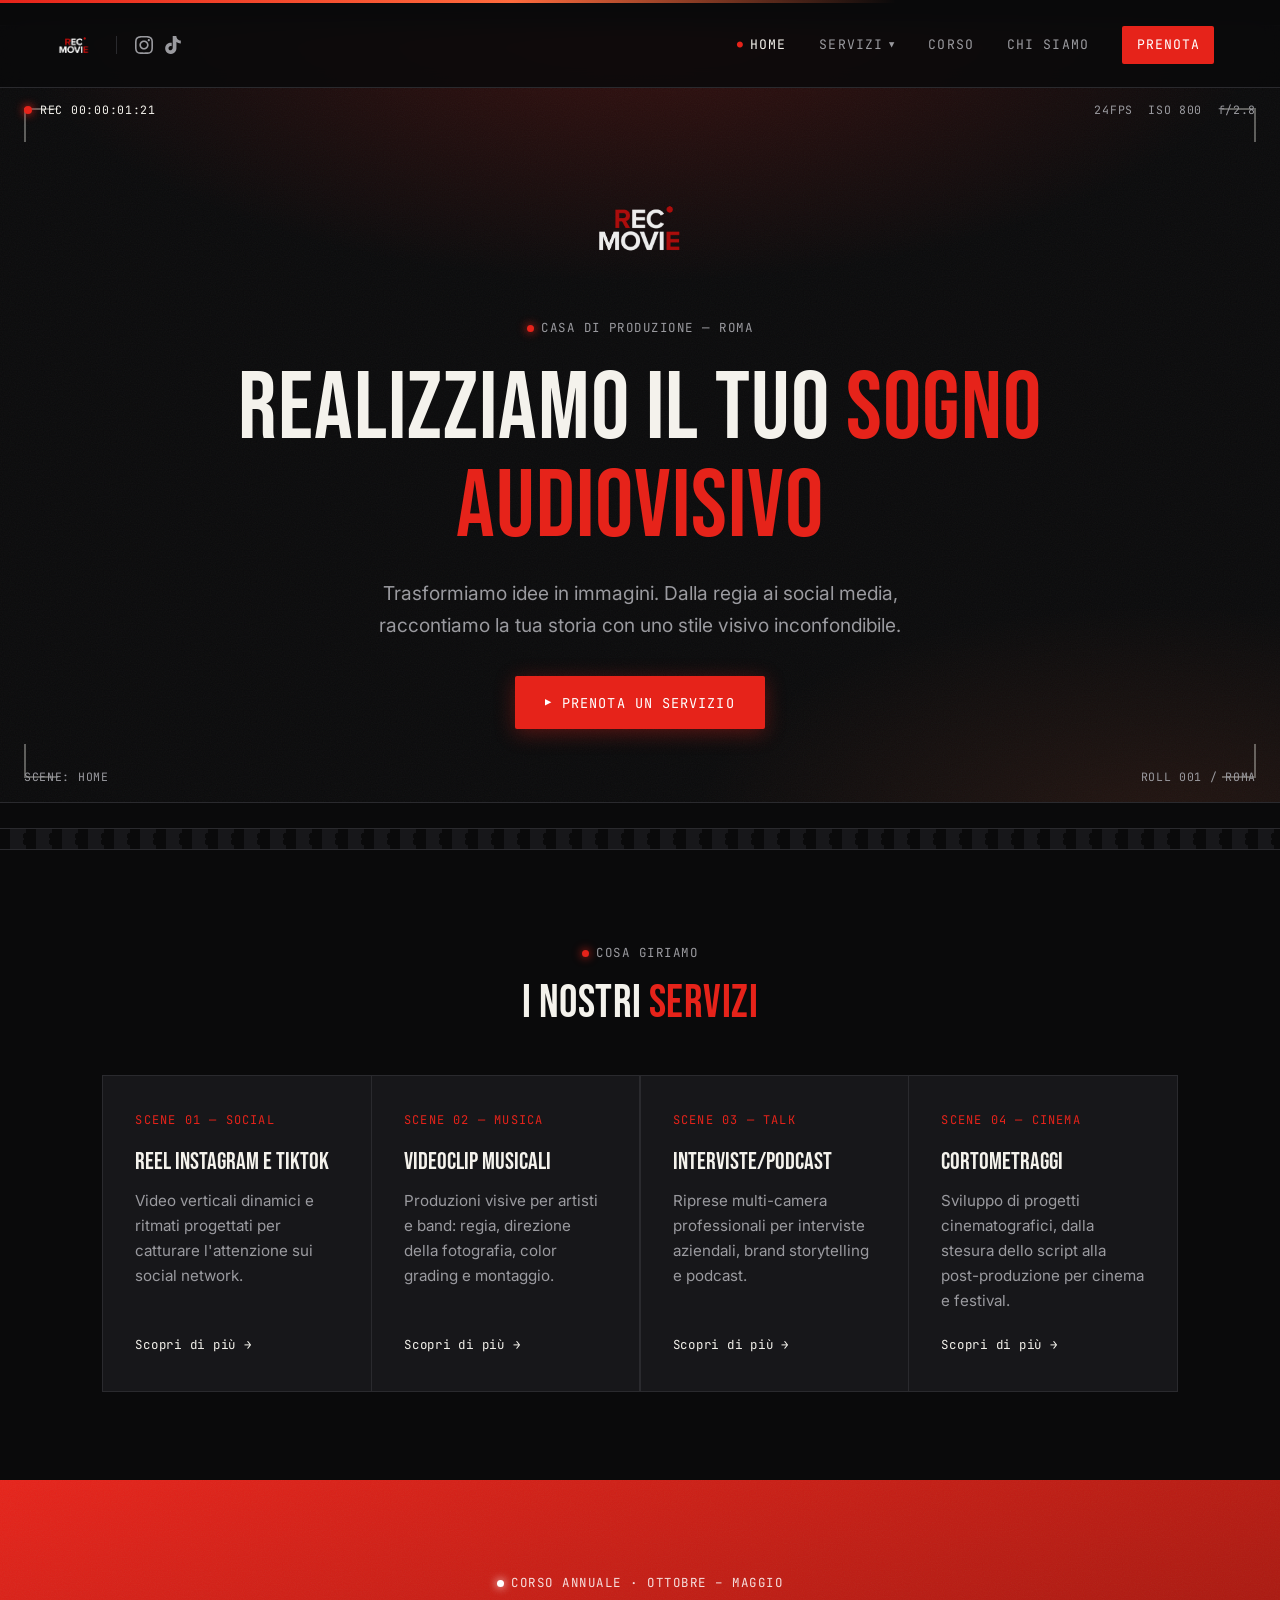
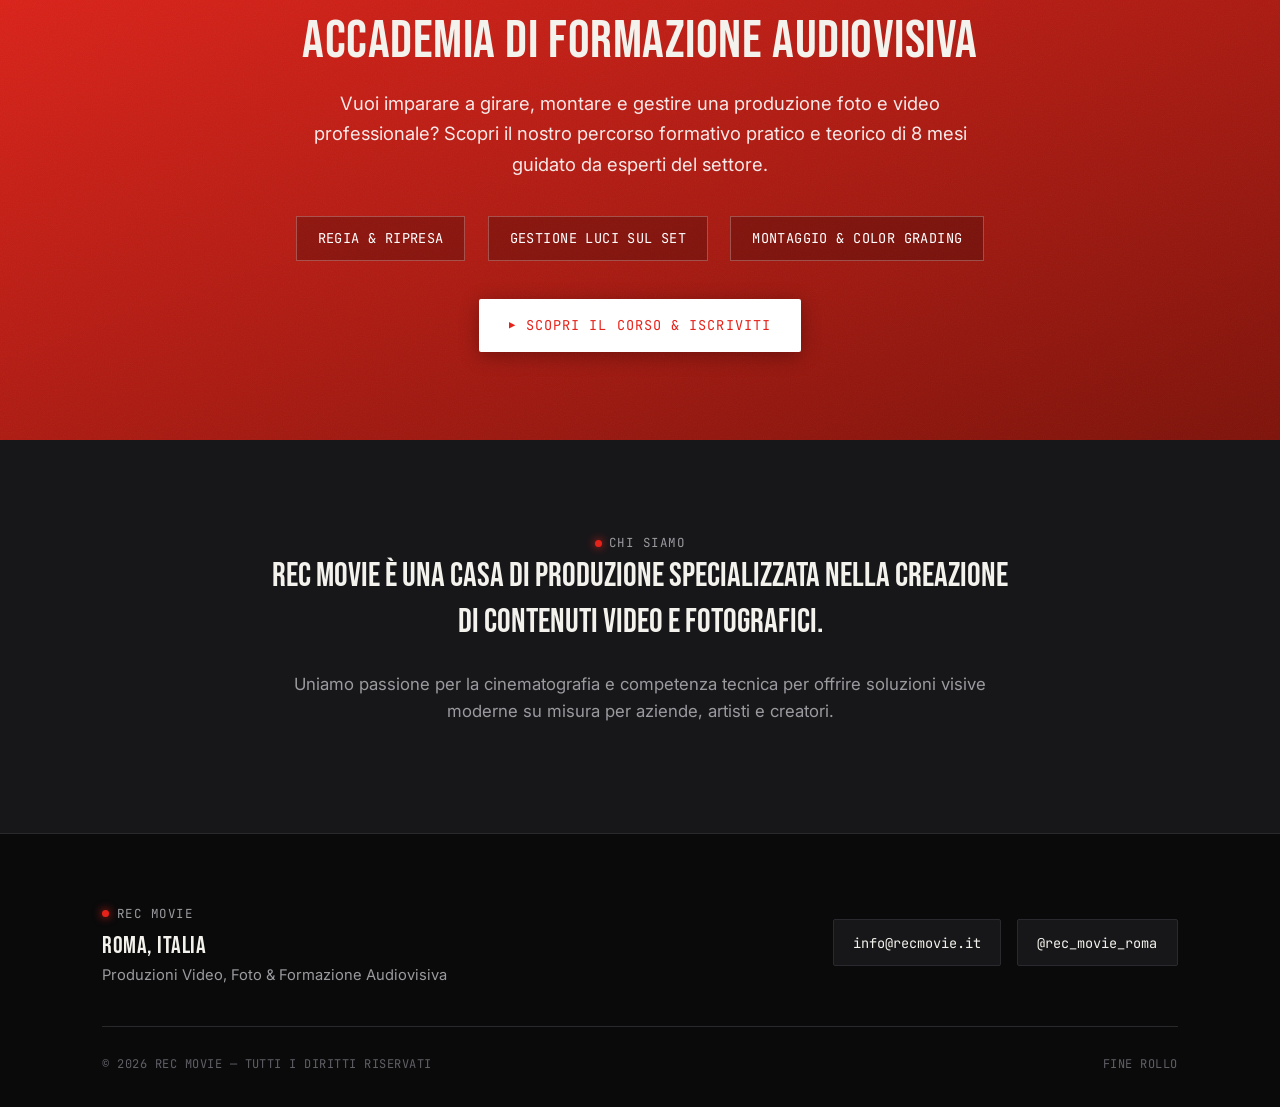
<file: index.html>
<!DOCTYPE html>
<html lang="it">
<head>
  <meta charset="UTF-8">
  <meta name="viewport" content="width=device-width, initial-scale=1.0">
  <title>REC MOVIE | Produzione Video, Foto & Formazione Audiovisiva a Roma</title>
  <meta name="description" content="REC MOVIE è una casa di produzione video e foto a Roma: reel per aziende, videoclip musicali, interviste/podcast, cortometraggi e un corso annuale di formazione audiovisiva.">
  <meta property="og:title" content="REC MOVIE | Produzione Foto & Video">
  <meta property="og:description" content="Trasformiamo idee in immagini. Reel, videoclip, podcast, cortometraggi e formazione audiovisiva a Roma.">
  <meta property="og:type" content="website">
  <meta property="og:image" content="materiale/LOGO REC MOVIE PNG BIANCO.png">
  <link rel="icon" type="image/png" href="materiale/LOGO REC MOVIE PNG NERO.png">
  <link rel="stylesheet" href="style.css">
</head>
<body>

  <header>
    <div class="header-inner">
      <div class="brand-group">
        <a href="index.html" class="logo-container">
          <img src="materiale/LOGO REC MOVIE PNG BIANCO.png" alt="REC MOVIE" class="logo-header">
        </a>
        <div class="header-socials">
          <a href="https://instagram.com/rec_movie_roma" target="_blank" rel="noopener noreferrer" class="social-icon" aria-label="Instagram">
            <svg viewBox="0 0 24 24"><path d="M12 2.163c3.204 0 3.584.012 4.85.07 3.252.148 4.771 1.691 4.919 4.919.058 1.265.069 1.645.069 4.849 0 3.205-.012 3.584-.069 4.849-.149 3.225-1.664 4.771-4.919 4.919-1.266.058-1.644.07-4.85.07-3.204 0-3.584-.012-4.849-.07-3.26-.149-4.771-1.699-4.919-4.92-.058-1.265-.07-1.644-.07-4.849 0-3.204.013-3.583.07-4.849.149-3.227 1.664-4.771 4.919-4.919 1.266-.057 1.645-.069 4.849-.069zm0-2.163c-3.259 0-3.667.014-4.947.072-4.358.2-6.78 2.618-6.98 6.98-.059 1.281-.073 1.689-.073 4.948 0 3.259.014 3.668.072 4.948.2 4.358 2.618 6.78 6.98 6.98 1.281.058 1.689.072 4.948.072 3.259 0 3.668-.014 4.948-.072 4.354-.2 6.782-2.618 6.979-6.98.059-1.28.073-1.689.073-4.948 0-3.259-.014-3.667-.072-4.947-.196-4.354-2.617-6.78-6.979-6.98-1.281-.059-1.69-.073-4.949-.073zm0 5.838c-3.403 0-6.162 2.759-6.162 6.162s2.759 6.163 6.162 6.163 6.162-2.759 6.162-6.163c0-3.403-2.759-6.162-6.162-6.162zm0 10.162c-2.209 0-4-1.79-4-4 0-2.209 1.791-4 4-4s4 1.791 4 4c0 2.21-1.791 4-4 4zm6.406-11.845c-.796 0-1.441.645-1.441 1.44s.645 1.44 1.441 1.44c.795 0 1.439-.645 1.439-1.44s-.644-1.44-1.439-1.44z"/></svg>
          </a>
          <a href="https://www.tiktok.com" target="_blank" rel="noopener noreferrer" class="social-icon" aria-label="TikTok">
            <svg viewBox="0 0 24 24"><path d="M12.525.02c1.31-.02 2.61-.01 3.91-.02.08 1.53.63 3.09 1.75 4.17 1.12 1.11 2.7 1.62 4.24 1.79v4.03c-1.44-.05-2.89-.35-4.2-.97-.57-.26-1.1-.59-1.62-.93-.01 2.92.01 5.84-.02 8.75-.08 1.4-.54 2.79-1.35 3.94-1.31 1.92-3.58 3.17-5.91 3.21-1.43.08-2.86-.31-4.08-1.03-2.02-1.19-3.44-3.37-3.65-5.71-.02-.5-.03-1-.01-1.49.18-1.9 1.12-3.72 2.58-4.96 1.66-1.44 3.98-2.13 6.15-1.72.02 1.48-.04 2.96-.04 4.44-.99-.32-2.15-.23-3.02.37-.82.56-1.31 1.54-1.28 2.53.02.82.42 1.61 1.08 2.09.68.51 1.58.68 2.4.45.89-.23 1.64-.94 1.94-1.81.18-.58.23-1.19.22-1.8V.02z"/></svg>
          </a>
        </div>
      </div>

      <nav>
        <ul class="nav-links" id="navLinks">
          <li><a href="index.html">Home</a></li>
          <li class="dropdown" id="serviziDropdown">
            <a href="#servizi">Servizi <span class="dropdown-arrow">&#9660;</span></a>
            <ul class="dropdown-menu">
              <li><a href="reel-aziende.html">Reel Instagram e TikTok</a></li>
              <li><a href="videoclip-musicali.html">Videoclip Musicali</a></li>
              <li><a href="interviste-podcast.html">Interviste/Podcast</a></li>
              <li><a href="cortometraggi.html">Cortometraggi</a></li>
            </ul>
          </li>
          <li><a href="corso-formazione.html">Corso</a></li>
          <li><a href="#chi-siamo">Chi Siamo</a></li>
          <li><a href="prenota-servizio.html"><span class="cta-tag">Prenota</span></a></li>
        </ul>
        <button class="hamburger" id="hamburger" aria-label="Apri il menu" aria-expanded="false">&equiv; MENU</button>
      </nav>
    </div>
  </header>

  <!-- Hero — mirino della fotocamera -->
  <section id="home" class="hero">
    <div class="letterbox-top"></div>
    <div class="letterbox-bottom"></div>
    <div class="hud-corner tl"></div>
    <div class="hud-corner tr"></div>
    <div class="hud-corner bl"></div>
    <div class="hud-corner br"></div>
    <div class="hud-readout rec"><span class="dot"></span> REC <span data-timecode>00:00:00:00</span></div>
    <div class="hud-readout exposure">24FPS&nbsp;&nbsp;ISO 800&nbsp;&nbsp;f/2.8</div>
    <div class="hud-readout scene">SCENE: HOME</div>
    <div class="hud-readout roll">ROLL 001 / ROMA</div>

    <div class="hero-content">
      <img src="materiale/LOGO REC MOVIE PNG BIANCO.png" alt="REC MOVIE" class="logo-hero">
      <span class="eyebrow">Casa di produzione — Roma</span>
      <h1>Realizziamo il tuo <span class="accent">sogno audiovisivo</span></h1>
      <p>Trasformiamo idee in immagini. Dalla regia ai social media, raccontiamo la tua storia con uno stile visivo inconfondibile.</p>
      <a href="prenota-servizio.html" class="btn">Prenota un servizio</a>
    </div>
  </section>

  <div class="filmstrip"></div>

  <!-- Servizi -->
  <section id="servizi" class="section">
    <div class="section-head">
      <span class="eyebrow">Cosa giriamo</span>
      <h2 class="section-title">I nostri <span class="accent">servizi</span></h2>
    </div>
    <div class="services-grid">
      <a href="reel-aziende.html" class="slate-card" id="servizi-reel">
        <span class="slate-num">SCENE 01 — SOCIAL</span>
        <h3>Reel Instagram e TikTok</h3>
        <p>Video verticali dinamici e ritmati progettati per catturare l'attenzione sui social network.</p>
        <span class="go">Scopri di più →</span>
      </a>
      <a href="videoclip-musicali.html" class="slate-card" id="servizi-videoclip">
        <span class="slate-num">SCENE 02 — MUSICA</span>
        <h3>Videoclip Musicali</h3>
        <p>Produzioni visive per artisti e band: regia, direzione della fotografia, color grading e montaggio.</p>
        <span class="go">Scopri di più →</span>
      </a>
      <a href="interviste-podcast.html" class="slate-card" id="servizi-interviste">
        <span class="slate-num">SCENE 03 — TALK</span>
        <h3>Interviste/Podcast</h3>
        <p>Riprese multi-camera professionali per interviste aziendali, brand storytelling e podcast.</p>
        <span class="go">Scopri di più →</span>
      </a>
      <a href="cortometraggi.html" class="slate-card" id="servizi-cortometraggi">
        <span class="slate-num">SCENE 04 — CINEMA</span>
        <h3>Cortometraggi</h3>
        <p>Sviluppo di progetti cinematografici, dalla stesura dello script alla post-produzione per cinema e festival.</p>
        <span class="go">Scopri di più →</span>
      </a>
    </div>
  </section>

  <!-- Corso — call sheet -->
  <section class="callsheet">
    <span class="eyebrow">Corso annuale · Ottobre – Maggio</span>
    <h2>Accademia di Formazione Audiovisiva</h2>
    <p>Vuoi imparare a girare, montare e gestire una produzione foto e video professionale? Scopri il nostro percorso formativo pratico e teorico di 8 mesi guidato da esperti del settore.</p>

    <ul class="callsheet-list">
      <li>REGIA &amp; RIPRESA</li>
      <li>GESTIONE LUCI SUL SET</li>
      <li>MONTAGGIO &amp; COLOR GRADING</li>
    </ul>

    <a href="corso-formazione.html" class="btn">Scopri il corso &amp; iscriviti</a>
  </section>

  <!-- Chi Siamo -->
  <section id="chi-siamo" class="section bg-lifted">
    <div class="about-content">
      <span class="eyebrow">Chi siamo</span>
      <p class="lead">REC MOVIE è una casa di produzione specializzata nella creazione di contenuti video e fotografici.</p>
      <p class="body-text">Uniamo passione per la cinematografia e competenza tecnica per offrire soluzioni visive moderne su misura per aziende, artisti e creatori.</p>
    </div>
  </section>

  <footer id="contatti">
    <div class="footer-contacts">
      <div class="contact-block">
        <span class="eyebrow">Rec Movie</span>
        <h3>Roma, Italia</h3>
        <p>Produzioni Video, Foto &amp; Formazione Audiovisiva</p>
      </div>
      <div class="contact-links-group">
        <a href="mailto:info@recmovie.it" class="contact-pill">info@recmovie.it</a>
        <a href="https://instagram.com/rec_movie_roma" target="_blank" rel="noopener noreferrer" class="contact-pill">@rec_movie_roma</a>
      </div>
    </div>
    <div class="footer-copyright">
      <span>&copy; 2026 REC MOVIE — TUTTI I DIRITTI RISERVATI</span>
      <span>FINE ROLLO</span>
    </div>
  </footer>

  <script src="script.js"></script>
</body>
</html>
</file>
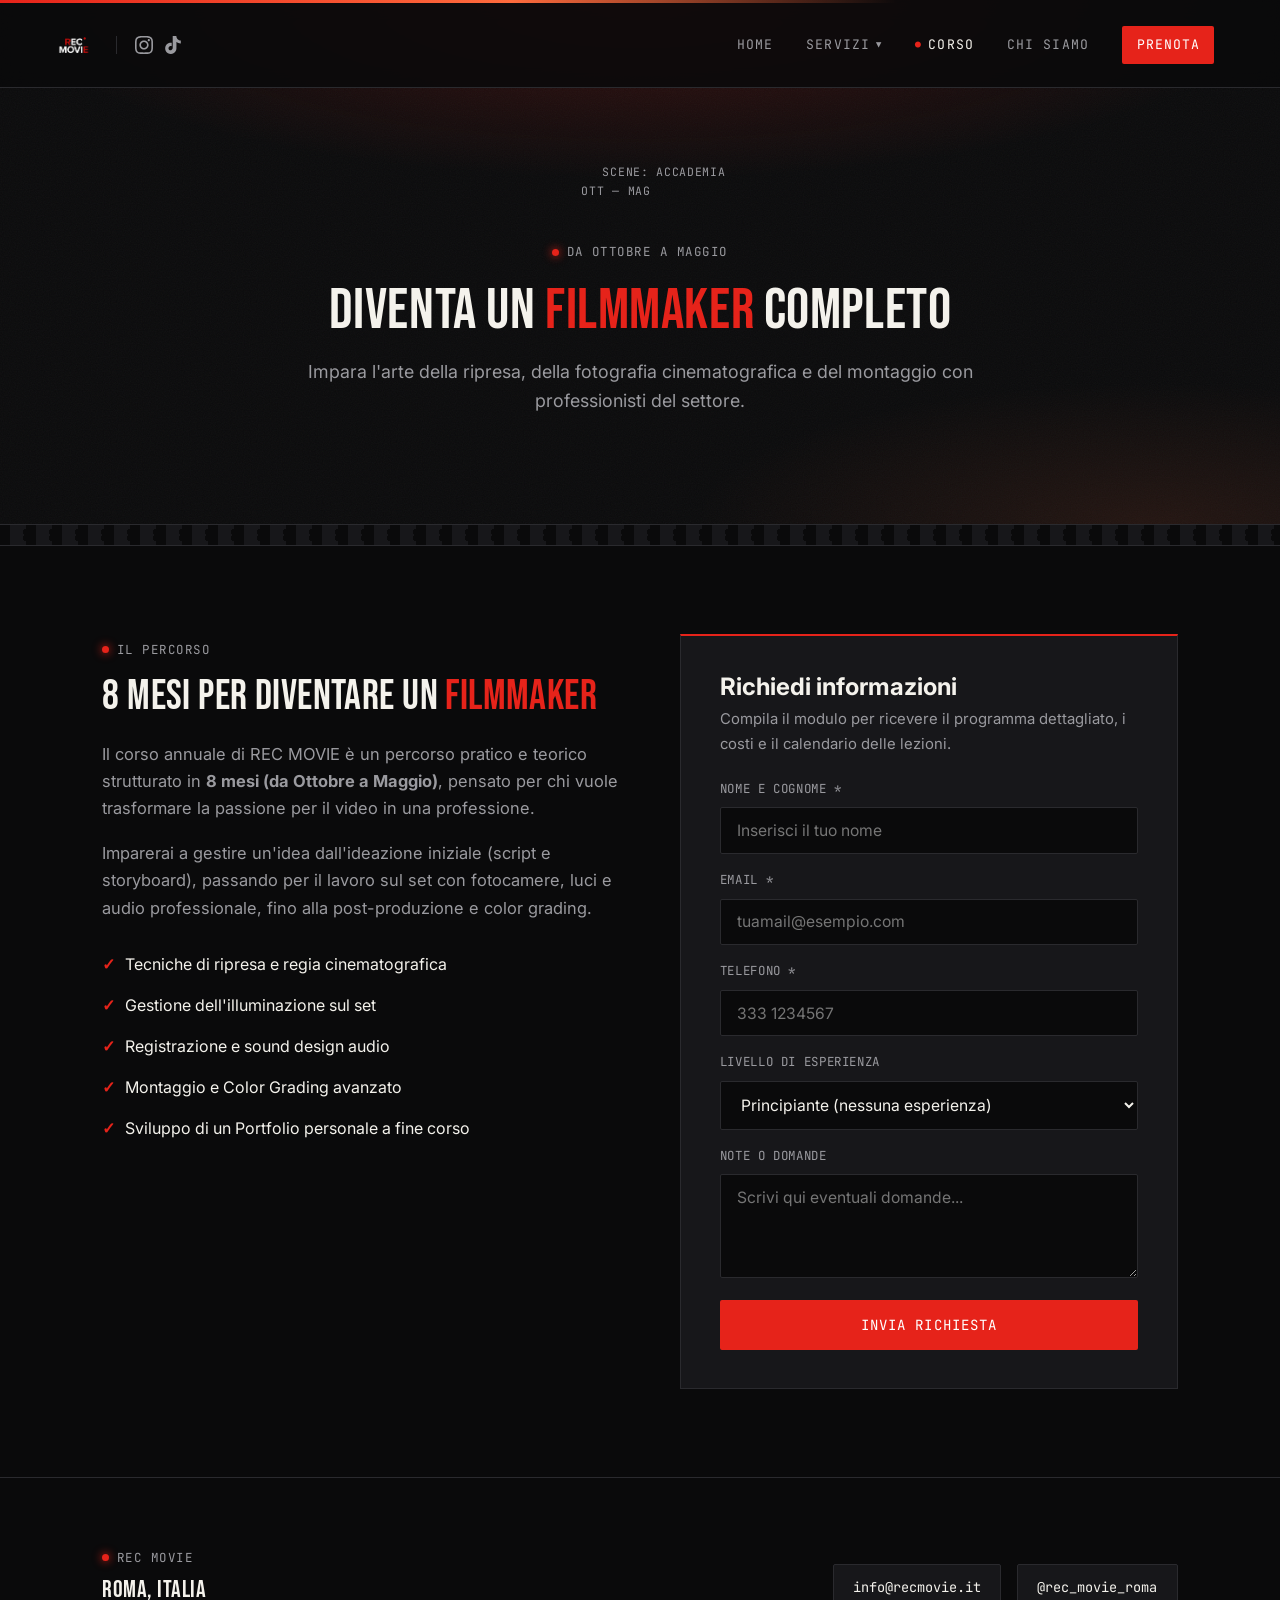
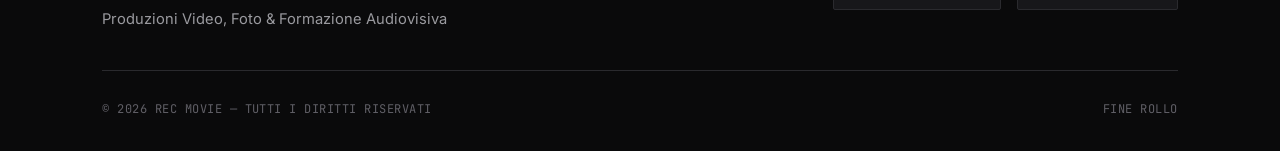
<file: corso-formazione.html>
<!DOCTYPE html>
<html lang="it">
<head>
  <meta charset="UTF-8">
  <meta name="viewport" content="width=device-width, initial-scale=1.0">
  <title>Corso di Formazione Audiovisiva | REC MOVIE</title>
  <meta name="description" content="Corso annuale di produzione audiovisiva (Ottobre-Maggio): regia, ripresa, gestione luci, montaggio e color grading con i professionisti di REC MOVIE.">
  <link rel="icon" type="image/png" href="materiale/LOGO REC MOVIE PNG NERO.png">
  <link rel="stylesheet" href="style.css">
</head>
<body>
  <header>
    <div class="header-inner">
      <div class="brand-group">
        <a href="index.html" class="logo-container">
          <img src="materiale/LOGO REC MOVIE PNG BIANCO.png" alt="REC MOVIE" class="logo-header">
        </a>
        <div class="header-socials">
          <a href="https://instagram.com/rec_movie_roma" target="_blank" rel="noopener noreferrer" class="social-icon" aria-label="Instagram">
            <svg viewBox="0 0 24 24"><path d="M12 2.163c3.204 0 3.584.012 4.85.07 3.252.148 4.771 1.691 4.919 4.919.058 1.265.069 1.645.069 4.849 0 3.205-.012 3.584-.069 4.849-.149 3.225-1.664 4.771-4.919 4.919-1.266.058-1.644.07-4.85.07-3.204 0-3.584-.012-4.849-.07-3.26-.149-4.771-1.699-4.919-4.92-.058-1.265-.07-1.644-.07-4.849 0-3.204.013-3.583.07-4.849.149-3.227 1.664-4.771 4.919-4.919 1.266-.057 1.645-.069 4.849-.069zm0-2.163c-3.259 0-3.667.014-4.947.072-4.358.2-6.78 2.618-6.98 6.98-.059 1.281-.073 1.689-.073 4.948 0 3.259.014 3.668.072 4.948.2 4.358 2.618 6.78 6.98 6.98 1.281.058 1.689.072 4.948.072 3.259 0 3.668-.014 4.948-.072 4.354-.2 6.782-2.618 6.979-6.98.059-1.28.073-1.689.073-4.948 0-3.259-.014-3.667-.072-4.947-.196-4.354-2.617-6.78-6.979-6.98-1.281-.059-1.69-.073-4.949-.073zm0 5.838c-3.403 0-6.162 2.759-6.162 6.162s2.759 6.163 6.162 6.163 6.162-2.759 6.162-6.163c0-3.403-2.759-6.162-6.162-6.162zm0 10.162c-2.209 0-4-1.79-4-4 0-2.209 1.791-4 4-4s4 1.791 4 4c0 2.21-1.791 4-4 4zm6.406-11.845c-.796 0-1.441.645-1.441 1.44s.645 1.44 1.441 1.44c.795 0 1.439-.645 1.439-1.44s-.644-1.44-1.439-1.44z"/></svg>
          </a>
          <a href="https://www.tiktok.com" target="_blank" rel="noopener noreferrer" class="social-icon" aria-label="TikTok">
            <svg viewBox="0 0 24 24"><path d="M12.525.02c1.31-.02 2.61-.01 3.91-.02.08 1.53.63 3.09 1.75 4.17 1.12 1.11 2.7 1.62 4.24 1.79v4.03c-1.44-.05-2.89-.35-4.2-.97-.57-.26-1.1-.59-1.62-.93-.01 2.92.01 5.84-.02 8.75-.08 1.4-.54 2.79-1.35 3.94-1.31 1.92-3.58 3.17-5.91 3.21-1.43.08-2.86-.31-4.08-1.03-2.02-1.19-3.44-3.37-3.65-5.71-.02-.5-.03-1-.01-1.49.18-1.9 1.12-3.72 2.58-4.96 1.66-1.44 3.98-2.13 6.15-1.72.02 1.48-.04 2.96-.04 4.44-.99-.32-2.15-.23-3.02.37-.82.56-1.31 1.54-1.28 2.53.02.82.42 1.61 1.08 2.09.68.51 1.58.68 2.4.45.89-.23 1.64-.94 1.94-1.81.18-.58.23-1.19.22-1.8V.02z"/></svg>
          </a>
        </div>
      </div>

      <nav>
        <ul class="nav-links" id="navLinks">
          <li><a href="index.html">Home</a></li>
          <li class="dropdown" id="serviziDropdown">
            <a href="index.html#servizi">Servizi <span class="dropdown-arrow">&#9660;</span></a>
            <ul class="dropdown-menu">
              <li><a href="reel-aziende.html">Reel Instagram e TikTok</a></li>
              <li><a href="videoclip-musicali.html">Videoclip Musicali</a></li>
              <li><a href="interviste-podcast.html">Interviste/Podcast</a></li>
              <li><a href="cortometraggi.html">Cortometraggi</a></li>
            </ul>
          </li>
          <li><a href="corso-formazione.html">Corso</a></li>
          <li><a href="index.html#chi-siamo">Chi Siamo</a></li>
          <li><a href="prenota-servizio.html"><span class="cta-tag">Prenota</span></a></li>
        </ul>
        <button class="hamburger" id="hamburger" aria-label="Apri il menu" aria-expanded="false">&equiv; MENU</button>
      </nav>
    </div>
  </header>
  <section class="page-hero">
    <div class="letterbox-top"></div>
    <div class="letterbox-bottom"></div>
    <div class="hud-readout scene">SCENE: ACCADEMIA</div>
    <div class="hud-readout roll">OTT — MAG</div>
    <span class="eyebrow">Da Ottobre a Maggio</span>
    <h1>Diventa un <span class="accent">filmmaker</span> completo</h1>
    <p>Impara l'arte della ripresa, della fotografia cinematografica e del montaggio con professionisti del settore.</p>
  </section>

  <div class="filmstrip"></div>

  <section class="content-section">
    <!-- Dettagli del corso -->
    <div class="info-box">
      <span class="eyebrow">Il percorso</span>
      <h2>8 mesi per diventare un <span class="accent">filmmaker</span></h2>
      <p>Il corso annuale di REC MOVIE è un percorso pratico e teorico strutturato in <strong>8 mesi (da Ottobre a Maggio)</strong>, pensato per chi vuole trasformare la passione per il video in una professione.</p>
      <p>Imparerai a gestire un'idea dall'ideazione iniziale (script e storyboard), passando per il lavoro sul set con fotocamere, luci e audio professionale, fino alla post-produzione e color grading.</p>
      <ul class="slate-checklist">
        <li>Tecniche di ripresa e regia cinematografica</li>
        <li>Gestione dell'illuminazione sul set</li>
        <li>Registrazione e sound design audio</li>
        <li>Montaggio e Color Grading avanzato</li>
        <li>Sviluppo di un Portfolio personale a fine corso</li>
      </ul>
    </div>

    <!-- Modulo Form -->
    <div class="form-box">
      <h3>Richiedi informazioni</h3>
      <p>Compila il modulo per ricevere il programma dettagliato, i costi e il calendario delle lezioni.</p>
      <form action="#" method="POST" onsubmit="event.preventDefault(); alert('Grazie per l\'interesse! Ti contatteremo al più presto.');">
        <div class="form-group">
          <label for="nome">Nome e Cognome *</label>
          <input type="text" id="nome" name="nome" required placeholder="Inserisci il tuo nome">
        </div>
        <div class="form-group" style="margin-top:1rem;">
          <label for="email">Email *</label>
          <input type="email" id="email" name="email" required placeholder="tuamail@esempio.com">
        </div>
        <div class="form-group" style="margin-top:1rem;">
          <label for="telefono">Telefono *</label>
          <input type="tel" id="telefono" name="telefono" required placeholder="333 1234567">
        </div>
        <div class="form-group" style="margin-top:1rem;">
          <label for="esperienza">Livello di esperienza</label>
          <select id="esperienza" name="esperienza">
            <option value="principiante">Principiante (nessuna esperienza)</option>
            <option value="intermedio">Intermedio (uso già la fotocamera)</option>
            <option value="avanzato">Avanzato (voglio affinare le tecniche)</option>
          </select>
        </div>
        <div class="form-group" style="margin-top:1rem;">
          <label for="messaggio">Note o domande</label>
          <textarea id="messaggio" name="messaggio" rows="4" placeholder="Scrivi qui eventuali domande..."></textarea>
        </div>
        <button type="submit" class="submit-btn" style="margin-top:1.4rem;">Invia richiesta</button>
      </form>
    </div>
  </section>

  <footer>
    <div class="footer-contacts">
      <div class="contact-block">
        <span class="eyebrow">Rec Movie</span>
        <h3>Roma, Italia</h3>
        <p>Produzioni Video, Foto &amp; Formazione Audiovisiva</p>
      </div>
      <div class="contact-links-group">
        <a href="mailto:info@recmovie.it" class="contact-pill">info@recmovie.it</a>
        <a href="https://instagram.com/rec_movie_roma" target="_blank" rel="noopener noreferrer" class="contact-pill">@rec_movie_roma</a>
      </div>
    </div>
    <div class="footer-copyright">
      <span>&copy; 2026 REC MOVIE — TUTTI I DIRITTI RISERVATI</span>
      <span>FINE ROLLO</span>
    </div>
  </footer>

  <script src="script.js"></script>
</body>
</html>
</file>
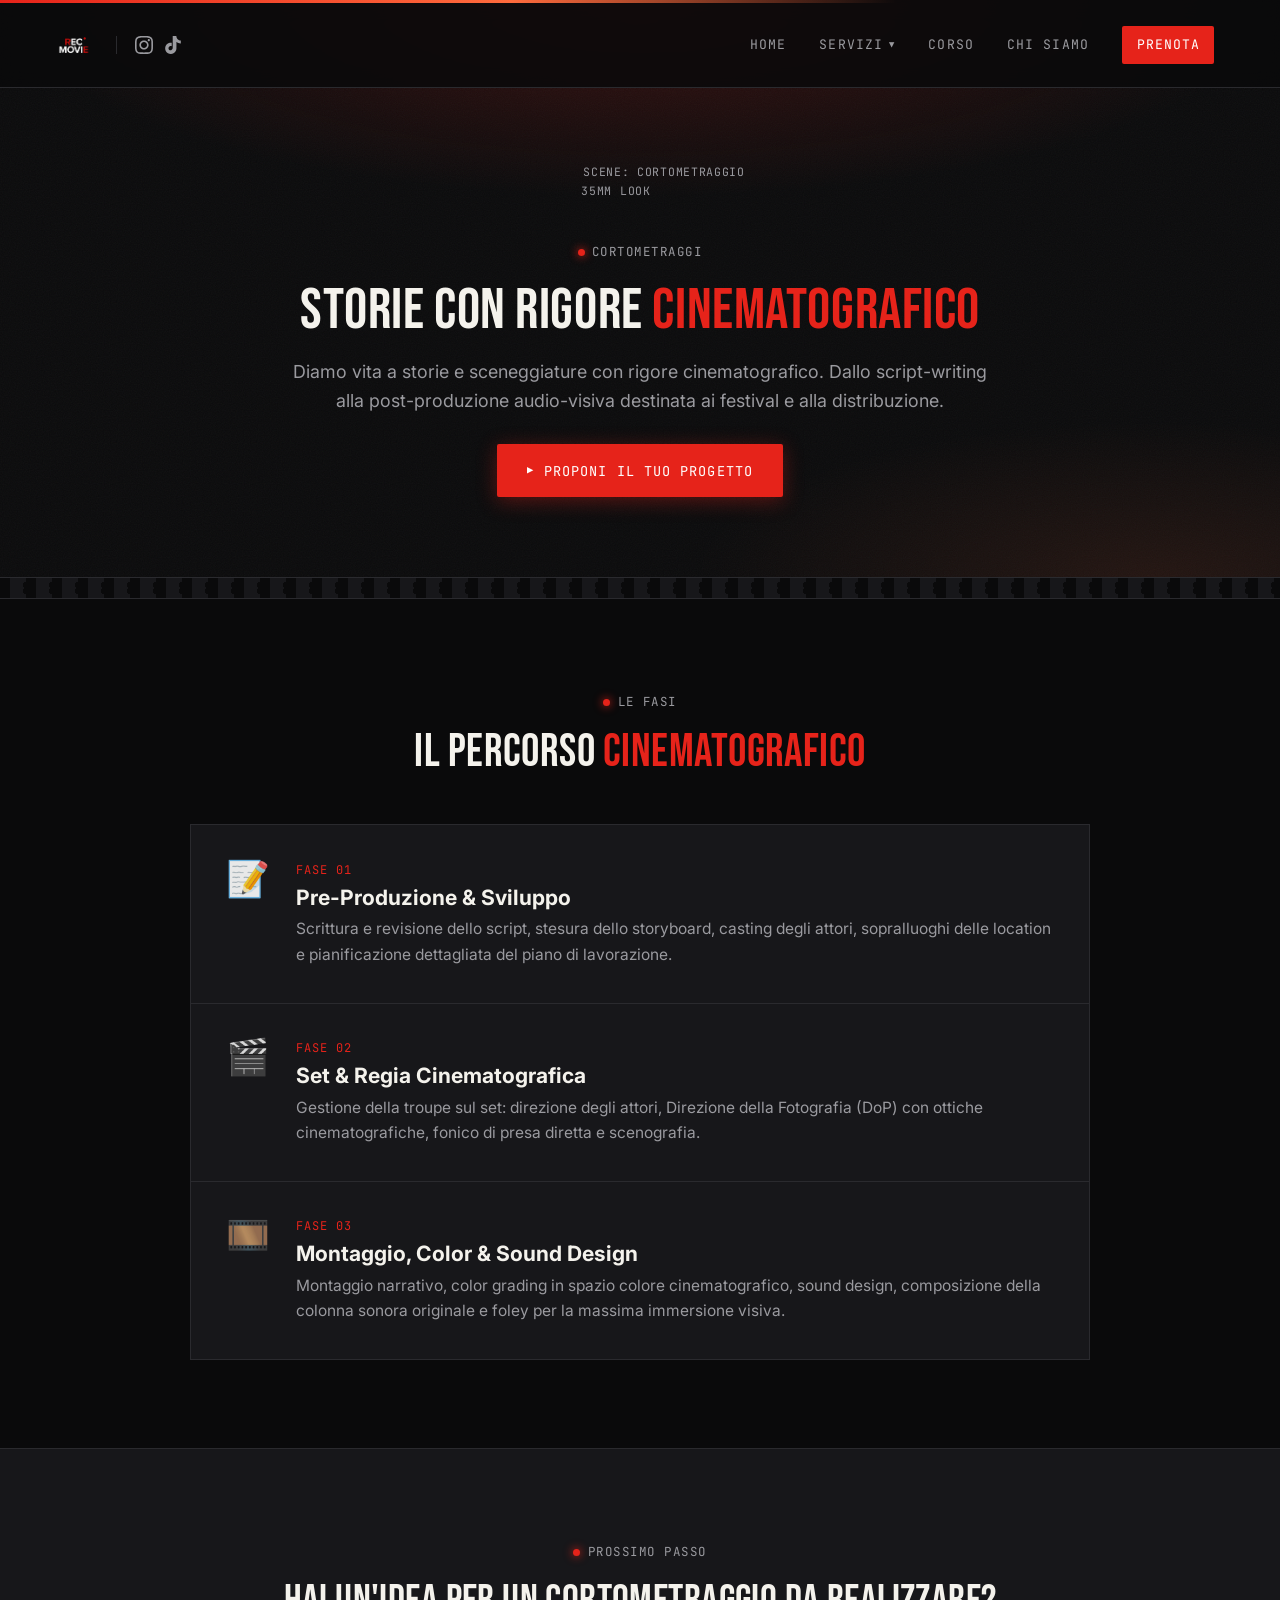
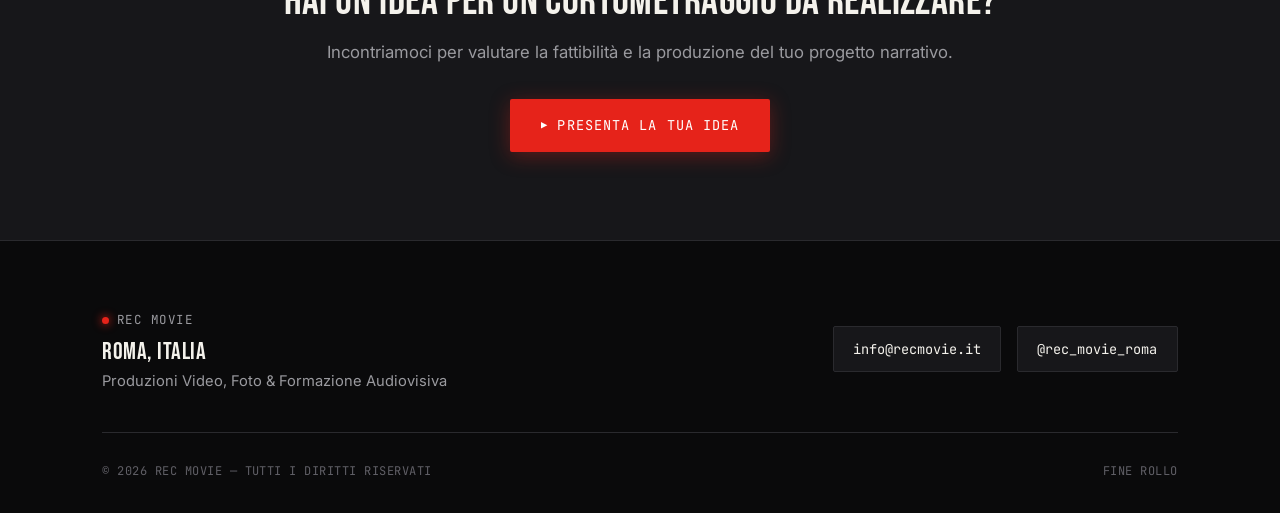
<file: cortometraggi.html>
<!DOCTYPE html>
<html lang="it">
<head>
  <meta charset="UTF-8">
  <meta name="viewport" content="width=device-width, initial-scale=1.0">
  <title>Produzione Cortometraggi | REC MOVIE</title>
  <meta name="description" content="Sviluppo di cortometraggi dallo script alla post-produzione: pre-produzione, regia sul set, montaggio, color e sound design a cura di REC MOVIE.">
  <link rel="icon" type="image/png" href="materiale/LOGO REC MOVIE PNG NERO.png">
  <link rel="stylesheet" href="style.css">
</head>
<body>
  <header>
    <div class="header-inner">
      <div class="brand-group">
        <a href="index.html" class="logo-container">
          <img src="materiale/LOGO REC MOVIE PNG BIANCO.png" alt="REC MOVIE" class="logo-header">
        </a>
        <div class="header-socials">
          <a href="https://instagram.com/rec_movie_roma" target="_blank" rel="noopener noreferrer" class="social-icon" aria-label="Instagram">
            <svg viewBox="0 0 24 24"><path d="M12 2.163c3.204 0 3.584.012 4.85.07 3.252.148 4.771 1.691 4.919 4.919.058 1.265.069 1.645.069 4.849 0 3.205-.012 3.584-.069 4.849-.149 3.225-1.664 4.771-4.919 4.919-1.266.058-1.644.07-4.85.07-3.204 0-3.584-.012-4.849-.07-3.26-.149-4.771-1.699-4.919-4.92-.058-1.265-.07-1.644-.07-4.849 0-3.204.013-3.583.07-4.849.149-3.227 1.664-4.771 4.919-4.919 1.266-.057 1.645-.069 4.849-.069zm0-2.163c-3.259 0-3.667.014-4.947.072-4.358.2-6.78 2.618-6.98 6.98-.059 1.281-.073 1.689-.073 4.948 0 3.259.014 3.668.072 4.948.2 4.358 2.618 6.78 6.98 6.98 1.281.058 1.689.072 4.948.072 3.259 0 3.668-.014 4.948-.072 4.354-.2 6.782-2.618 6.979-6.98.059-1.28.073-1.689.073-4.948 0-3.259-.014-3.667-.072-4.947-.196-4.354-2.617-6.78-6.979-6.98-1.281-.059-1.69-.073-4.949-.073zm0 5.838c-3.403 0-6.162 2.759-6.162 6.162s2.759 6.163 6.162 6.163 6.162-2.759 6.162-6.163c0-3.403-2.759-6.162-6.162-6.162zm0 10.162c-2.209 0-4-1.79-4-4 0-2.209 1.791-4 4-4s4 1.791 4 4c0 2.21-1.791 4-4 4zm6.406-11.845c-.796 0-1.441.645-1.441 1.44s.645 1.44 1.441 1.44c.795 0 1.439-.645 1.439-1.44s-.644-1.44-1.439-1.44z"/></svg>
          </a>
          <a href="https://www.tiktok.com" target="_blank" rel="noopener noreferrer" class="social-icon" aria-label="TikTok">
            <svg viewBox="0 0 24 24"><path d="M12.525.02c1.31-.02 2.61-.01 3.91-.02.08 1.53.63 3.09 1.75 4.17 1.12 1.11 2.7 1.62 4.24 1.79v4.03c-1.44-.05-2.89-.35-4.2-.97-.57-.26-1.1-.59-1.62-.93-.01 2.92.01 5.84-.02 8.75-.08 1.4-.54 2.79-1.35 3.94-1.31 1.92-3.58 3.17-5.91 3.21-1.43.08-2.86-.31-4.08-1.03-2.02-1.19-3.44-3.37-3.65-5.71-.02-.5-.03-1-.01-1.49.18-1.9 1.12-3.72 2.58-4.96 1.66-1.44 3.98-2.13 6.15-1.72.02 1.48-.04 2.96-.04 4.44-.99-.32-2.15-.23-3.02.37-.82.56-1.31 1.54-1.28 2.53.02.82.42 1.61 1.08 2.09.68.51 1.58.68 2.4.45.89-.23 1.64-.94 1.94-1.81.18-.58.23-1.19.22-1.8V.02z"/></svg>
          </a>
        </div>
      </div>

      <nav>
        <ul class="nav-links" id="navLinks">
          <li><a href="index.html">Home</a></li>
          <li class="dropdown" id="serviziDropdown">
            <a href="index.html#servizi">Servizi <span class="dropdown-arrow">&#9660;</span></a>
            <ul class="dropdown-menu">
              <li><a href="reel-aziende.html">Reel Instagram e TikTok</a></li>
              <li><a href="videoclip-musicali.html">Videoclip Musicali</a></li>
              <li><a href="interviste-podcast.html">Interviste/Podcast</a></li>
              <li><a href="cortometraggi.html">Cortometraggi</a></li>
            </ul>
          </li>
          <li><a href="corso-formazione.html">Corso</a></li>
          <li><a href="index.html#chi-siamo">Chi Siamo</a></li>
          <li><a href="prenota-servizio.html"><span class="cta-tag">Prenota</span></a></li>
        </ul>
        <button class="hamburger" id="hamburger" aria-label="Apri il menu" aria-expanded="false">&equiv; MENU</button>
      </nav>
    </div>
  </header>
  <section class="page-hero">
    <div class="letterbox-top"></div>
    <div class="letterbox-bottom"></div>
    <div class="hud-readout scene">SCENE: CORTOMETRAGGIO</div>
    <div class="hud-readout roll">35MM LOOK</div>
    <span class="eyebrow">Cortometraggi</span>
    <h1>Storie con rigore <span class="accent">cinematografico</span></h1>
    <p>Diamo vita a storie e sceneggiature con rigore cinematografico. Dallo script-writing alla post-produzione audio-visiva destinata ai festival e alla distribuzione.</p>
    <a href="prenota-servizio.html" class="btn">Proponi il tuo progetto</a>
  </section>

  <div class="filmstrip"></div>

  <!-- Fasi Produzione Cinematografica -->
  <section class="section">
    <div class="section-head">
      <span class="eyebrow">Le fasi</span>
      <h2 class="section-title">Il percorso <span class="accent">cinematografico</span></h2>
    </div>
    <div class="cinema-phases">
      <div class="phase-card">
        <div class="phase-icon">📝</div>
        <div class="phase-content">
          <span class="take-num">FASE 01</span>
          <h3>Pre-Produzione &amp; Sviluppo</h3>
          <p>Scrittura e revisione dello script, stesura dello storyboard, casting degli attori, sopralluoghi delle location e pianificazione dettagliata del piano di lavorazione.</p>
        </div>
      </div>
      <div class="phase-card">
        <div class="phase-icon">🎬</div>
        <div class="phase-content">
          <span class="take-num">FASE 02</span>
          <h3>Set &amp; Regia Cinematografica</h3>
          <p>Gestione della troupe sul set: direzione degli attori, Direzione della Fotografia (DoP) con ottiche cinematografiche, fonico di presa diretta e scenografia.</p>
        </div>
      </div>
      <div class="phase-card">
        <div class="phase-icon">🎞️</div>
        <div class="phase-content">
          <span class="take-num">FASE 03</span>
          <h3>Montaggio, Color &amp; Sound Design</h3>
          <p>Montaggio narrativo, color grading in spazio colore cinematografico, sound design, composizione della colonna sonora originale e foley per la massima immersione visiva.</p>
        </div>
      </div>
    </div>
  </section>

  <!-- CTA -->
  <section class="cta-box">
    <span class="eyebrow">Prossimo passo</span>
    <h2>Hai un'idea per un cortometraggio da realizzare?</h2>
    <p>Incontriamoci per valutare la fattibilità e la produzione del tuo progetto narrativo.</p>
    <a href="prenota-servizio.html" class="btn">Presenta la tua idea</a>
  </section>

  <footer>
    <div class="footer-contacts">
      <div class="contact-block">
        <span class="eyebrow">Rec Movie</span>
        <h3>Roma, Italia</h3>
        <p>Produzioni Video, Foto &amp; Formazione Audiovisiva</p>
      </div>
      <div class="contact-links-group">
        <a href="mailto:info@recmovie.it" class="contact-pill">info@recmovie.it</a>
        <a href="https://instagram.com/rec_movie_roma" target="_blank" rel="noopener noreferrer" class="contact-pill">@rec_movie_roma</a>
      </div>
    </div>
    <div class="footer-copyright">
      <span>&copy; 2026 REC MOVIE — TUTTI I DIRITTI RISERVATI</span>
      <span>FINE ROLLO</span>
    </div>
  </footer>

  <script src="script.js"></script>
</body>
</html>
</file>
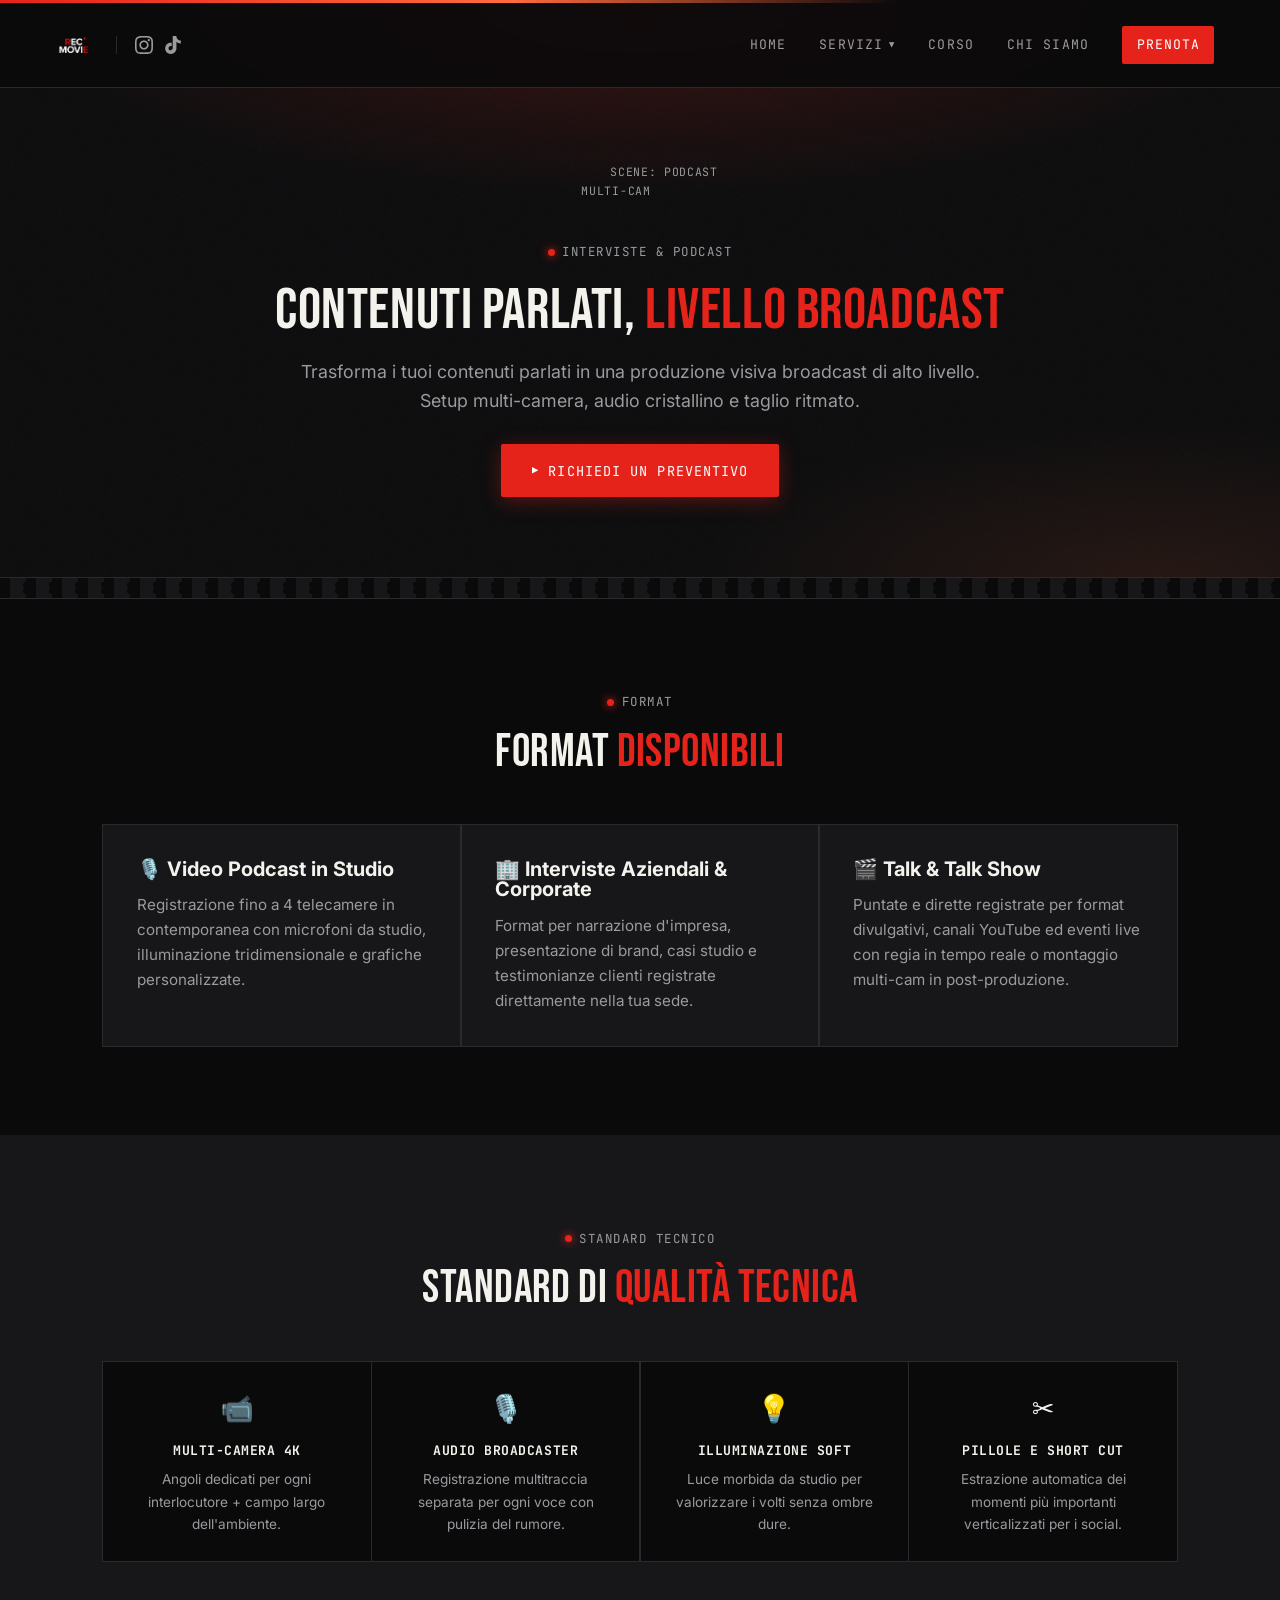
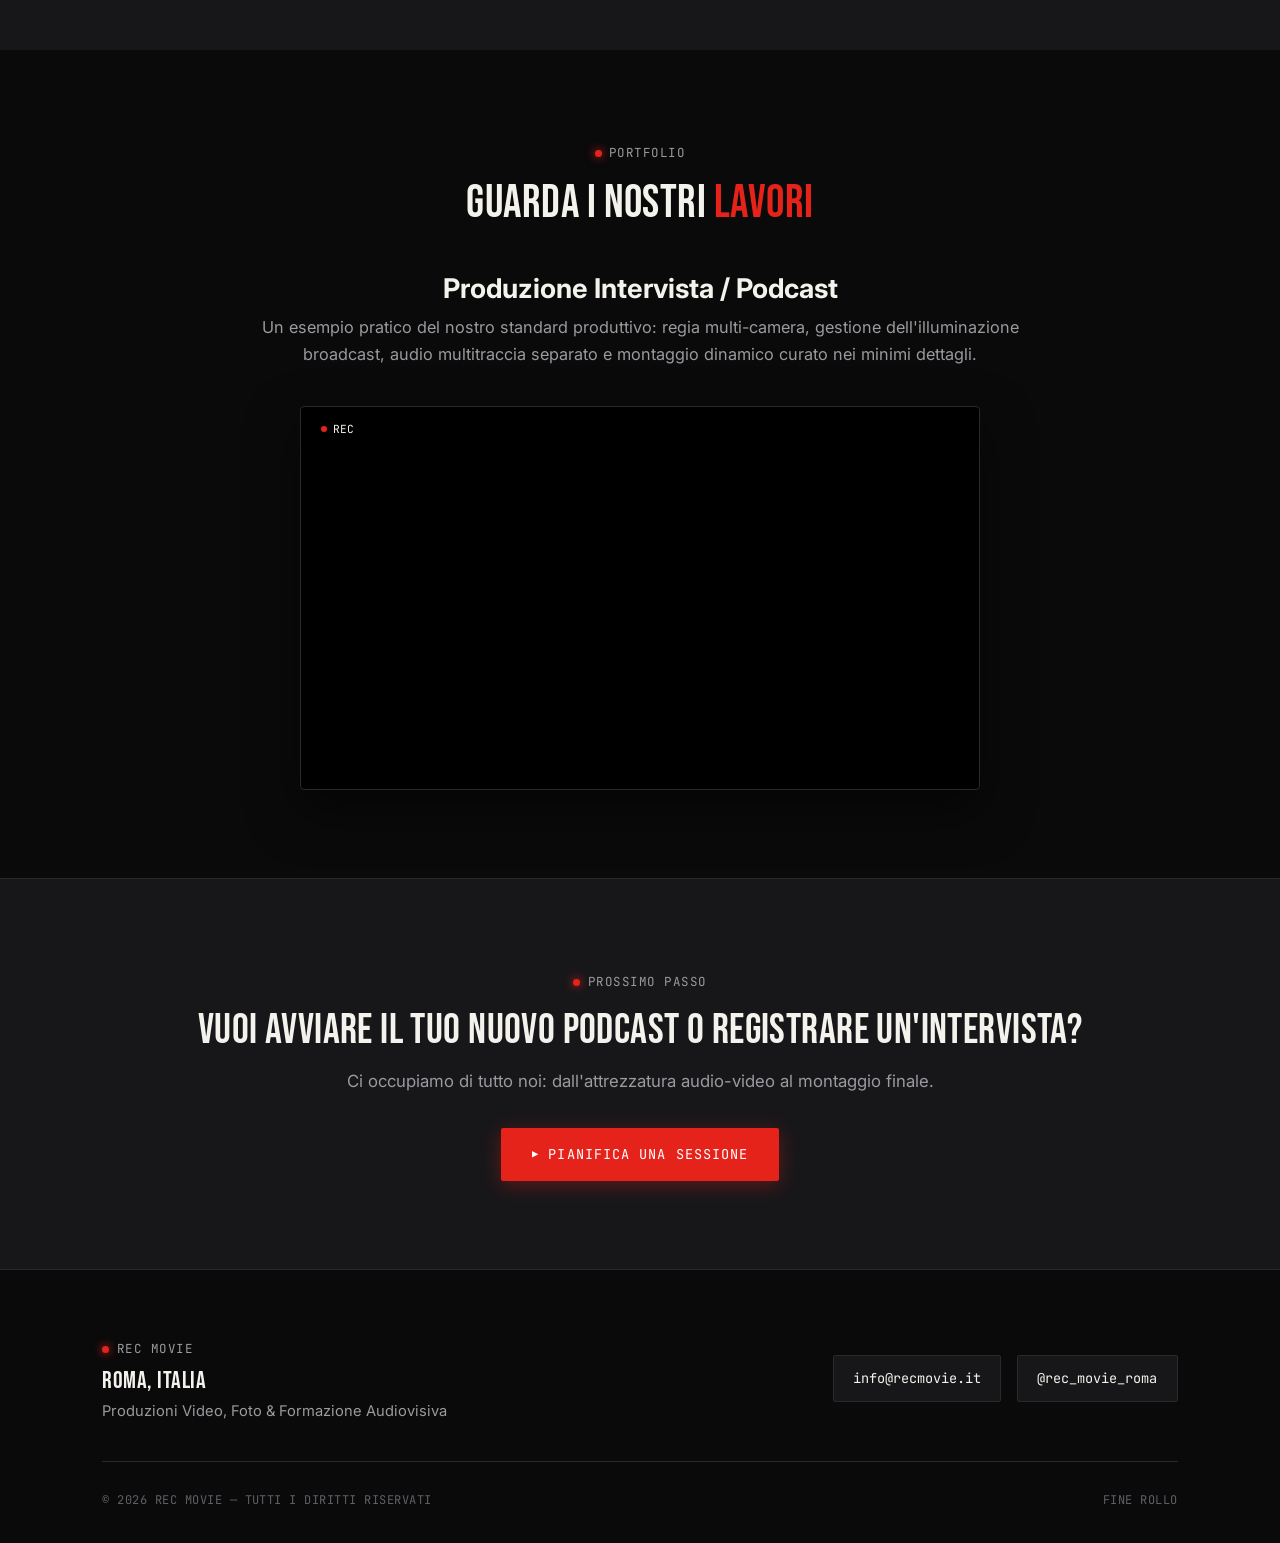
<file: interviste-podcast.html>
<!DOCTYPE html>
<html lang="it">
<head>
  <meta charset="UTF-8">
  <meta name="viewport" content="width=device-width, initial-scale=1.0">
  <title>Interviste & Podcast | REC MOVIE</title>
  <meta name="description" content="Produzione video podcast e interviste aziendali multi-camera: audio broadcaster, illuminazione da studio e short cut per i social, a cura di REC MOVIE.">
  <link rel="icon" type="image/png" href="materiale/LOGO REC MOVIE PNG NERO.png">
  <link rel="stylesheet" href="style.css">
</head>
<body>
  <header>
    <div class="header-inner">
      <div class="brand-group">
        <a href="index.html" class="logo-container">
          <img src="materiale/LOGO REC MOVIE PNG BIANCO.png" alt="REC MOVIE" class="logo-header">
        </a>
        <div class="header-socials">
          <a href="https://instagram.com/rec_movie_roma" target="_blank" rel="noopener noreferrer" class="social-icon" aria-label="Instagram">
            <svg viewBox="0 0 24 24"><path d="M12 2.163c3.204 0 3.584.012 4.85.07 3.252.148 4.771 1.691 4.919 4.919.058 1.265.069 1.645.069 4.849 0 3.205-.012 3.584-.069 4.849-.149 3.225-1.664 4.771-4.919 4.919-1.266.058-1.644.07-4.85.07-3.204 0-3.584-.012-4.849-.07-3.26-.149-4.771-1.699-4.919-4.92-.058-1.265-.07-1.644-.07-4.849 0-3.204.013-3.583.07-4.849.149-3.227 1.664-4.771 4.919-4.919 1.266-.057 1.645-.069 4.849-.069zm0-2.163c-3.259 0-3.667.014-4.947.072-4.358.2-6.78 2.618-6.98 6.98-.059 1.281-.073 1.689-.073 4.948 0 3.259.014 3.668.072 4.948.2 4.358 2.618 6.78 6.98 6.98 1.281.058 1.689.072 4.948.072 3.259 0 3.668-.014 4.948-.072 4.354-.2 6.782-2.618 6.979-6.98.059-1.28.073-1.689.073-4.948 0-3.259-.014-3.667-.072-4.947-.196-4.354-2.617-6.78-6.979-6.98-1.281-.059-1.69-.073-4.949-.073zm0 5.838c-3.403 0-6.162 2.759-6.162 6.162s2.759 6.163 6.162 6.163 6.162-2.759 6.162-6.163c0-3.403-2.759-6.162-6.162-6.162zm0 10.162c-2.209 0-4-1.79-4-4 0-2.209 1.791-4 4-4s4 1.791 4 4c0 2.21-1.791 4-4 4zm6.406-11.845c-.796 0-1.441.645-1.441 1.44s.645 1.44 1.441 1.44c.795 0 1.439-.645 1.439-1.44s-.644-1.44-1.439-1.44z"/></svg>
          </a>
          <a href="https://www.tiktok.com" target="_blank" rel="noopener noreferrer" class="social-icon" aria-label="TikTok">
            <svg viewBox="0 0 24 24"><path d="M12.525.02c1.31-.02 2.61-.01 3.91-.02.08 1.53.63 3.09 1.75 4.17 1.12 1.11 2.7 1.62 4.24 1.79v4.03c-1.44-.05-2.89-.35-4.2-.97-.57-.26-1.1-.59-1.62-.93-.01 2.92.01 5.84-.02 8.75-.08 1.4-.54 2.79-1.35 3.94-1.31 1.92-3.58 3.17-5.91 3.21-1.43.08-2.86-.31-4.08-1.03-2.02-1.19-3.44-3.37-3.65-5.71-.02-.5-.03-1-.01-1.49.18-1.9 1.12-3.72 2.58-4.96 1.66-1.44 3.98-2.13 6.15-1.72.02 1.48-.04 2.96-.04 4.44-.99-.32-2.15-.23-3.02.37-.82.56-1.31 1.54-1.28 2.53.02.82.42 1.61 1.08 2.09.68.51 1.58.68 2.4.45.89-.23 1.64-.94 1.94-1.81.18-.58.23-1.19.22-1.8V.02z"/></svg>
          </a>
        </div>
      </div>

      <nav>
        <ul class="nav-links" id="navLinks">
          <li><a href="index.html">Home</a></li>
          <li class="dropdown" id="serviziDropdown">
            <a href="index.html#servizi">Servizi <span class="dropdown-arrow">&#9660;</span></a>
            <ul class="dropdown-menu">
              <li><a href="reel-aziende.html">Reel Instagram e TikTok</a></li>
              <li><a href="videoclip-musicali.html">Videoclip Musicali</a></li>
              <li><a href="interviste-podcast.html">Interviste/Podcast</a></li>
              <li><a href="cortometraggi.html">Cortometraggi</a></li>
            </ul>
          </li>
          <li><a href="corso-formazione.html">Corso</a></li>
          <li><a href="index.html#chi-siamo">Chi Siamo</a></li>
          <li><a href="prenota-servizio.html"><span class="cta-tag">Prenota</span></a></li>
        </ul>
        <button class="hamburger" id="hamburger" aria-label="Apri il menu" aria-expanded="false">&equiv; MENU</button>
      </nav>
    </div>
  </header>
  <section class="page-hero">
    <div class="letterbox-top"></div>
    <div class="letterbox-bottom"></div>
    <div class="hud-readout scene">SCENE: PODCAST</div>
    <div class="hud-readout roll">MULTI-CAM</div>
    <span class="eyebrow">Interviste & Podcast</span>
    <h1>Contenuti parlati, <span class="accent">livello broadcast</span></h1>
    <p>Trasforma i tuoi contenuti parlati in una produzione visiva broadcast di alto livello. Setup multi-camera, audio cristallino e taglio ritmato.</p>
    <a href="prenota-servizio.html" class="btn">Richiedi un preventivo</a>
  </section>

  <div class="filmstrip"></div>

  <!-- Soluzioni -->
  <section class="section">
    <div class="section-head">
      <span class="eyebrow">Format</span>
      <h2 class="section-title">Format <span class="accent">disponibili</span></h2>
    </div>
    <div class="pod-grid">
      <div class="pod-card">
        <h3>🎙️ Video Podcast in Studio</h3>
        <p>Registrazione fino a 4 telecamere in contemporanea con microfoni da studio, illuminazione tridimensionale e grafiche personalizzate.</p>
      </div>
      <div class="pod-card">
        <h3>🏢 Interviste Aziendali & Corporate</h3>
        <p>Format per narrazione d'impresa, presentazione di brand, casi studio e testimonianze clienti registrate direttamente nella tua sede.</p>
      </div>
      <div class="pod-card">
        <h3>🎬 Talk & Talk Show</h3>
        <p>Puntate e dirette registrate per format divulgativi, canali YouTube ed eventi live con regia in tempo reale o montaggio multi-cam in post-produzione.</p>
      </div>
    </div>
  </section>

  <!-- Specifiche Tecniche -->
  <section class="features-section">
    <div class="section-head">
      <span class="eyebrow">Standard tecnico</span>
      <h2 class="section-title">Standard di <span class="accent">qualità tecnica</span></h2>
    </div>
    <div class="tech-specs">
      <div class="spec-item">
        <div class="spec-icon">📹</div>
        <h4>Multi-Camera 4K</h4>
        <p>Angoli dedicati per ogni interlocutore + campo largo dell'ambiente.</p>
      </div>
      <div class="spec-item">
        <div class="spec-icon">🎙️</div>
        <h4>Audio Broadcaster</h4>
        <p>Registrazione multitraccia separata per ogni voce con pulizia del rumore.</p>
      </div>
      <div class="spec-item">
        <div class="spec-icon">💡</div>
        <h4>Illuminazione Soft</h4>
        <p>Luce morbida da studio per valorizzare i volti senza ombre dure.</p>
      </div>
      <div class="spec-item">
        <div class="spec-icon">✂️</div>
        <h4>Pillole e Short Cut</h4>
        <p>Estrazione automatica dei momenti più importanti verticalizzati per i social.</p>
      </div>
    </div>
  </section>

  <!-- Sezione Portfolio -->
  <section class="section">
    <div class="section-head">
      <span class="eyebrow">Portfolio</span>
      <h2 class="section-title">Guarda i nostri <span class="accent">lavori</span></h2>
    </div>
    <div class="portfolio-wrapper">
      <div class="portfolio-info">
        <h3>Produzione Intervista / Podcast</h3>
        <p>Un esempio pratico del nostro standard produttivo: regia multi-camera, gestione dell'illuminazione broadcast, audio multitraccia separato e montaggio dinamico curato nei minimi dettagli.</p>
      </div>

      <div class="video-card-small monitor">
        <span class="monitor-tag"><span class="dot"></span>REC</span>
        <div class="video-container">
          <iframe
            src="https://www.youtube.com/embed/S2pETo0z0I8"
            title="Produzione Intervista / Podcast REC MOVIE"
            loading="lazy"
            allow="accelerometer; autoplay; clipboard-write; encrypted-media; gyroscope; picture-in-picture"
            allowfullscreen></iframe>
        </div>
      </div>
    </div>
  </section>

  <!-- CTA -->
  <section class="cta-box">
    <span class="eyebrow">Prossimo passo</span>
    <h2>Vuoi avviare il tuo nuovo podcast o registrare un'intervista?</h2>
    <p>Ci occupiamo di tutto noi: dall'attrezzatura audio-video al montaggio finale.</p>
    <a href="prenota-servizio.html" class="btn">Pianifica una sessione</a>
  </section>

  <footer>
    <div class="footer-contacts">
      <div class="contact-block">
        <span class="eyebrow">Rec Movie</span>
        <h3>Roma, Italia</h3>
        <p>Produzioni Video, Foto &amp; Formazione Audiovisiva</p>
      </div>
      <div class="contact-links-group">
        <a href="mailto:info@recmovie.it" class="contact-pill">info@recmovie.it</a>
        <a href="https://instagram.com/rec_movie_roma" target="_blank" rel="noopener noreferrer" class="contact-pill">@rec_movie_roma</a>
      </div>
    </div>
    <div class="footer-copyright">
      <span>&copy; 2026 REC MOVIE — TUTTI I DIRITTI RISERVATI</span>
      <span>FINE ROLLO</span>
    </div>
  </footer>

  <script src="script.js"></script>
</body>
</html>
</file>
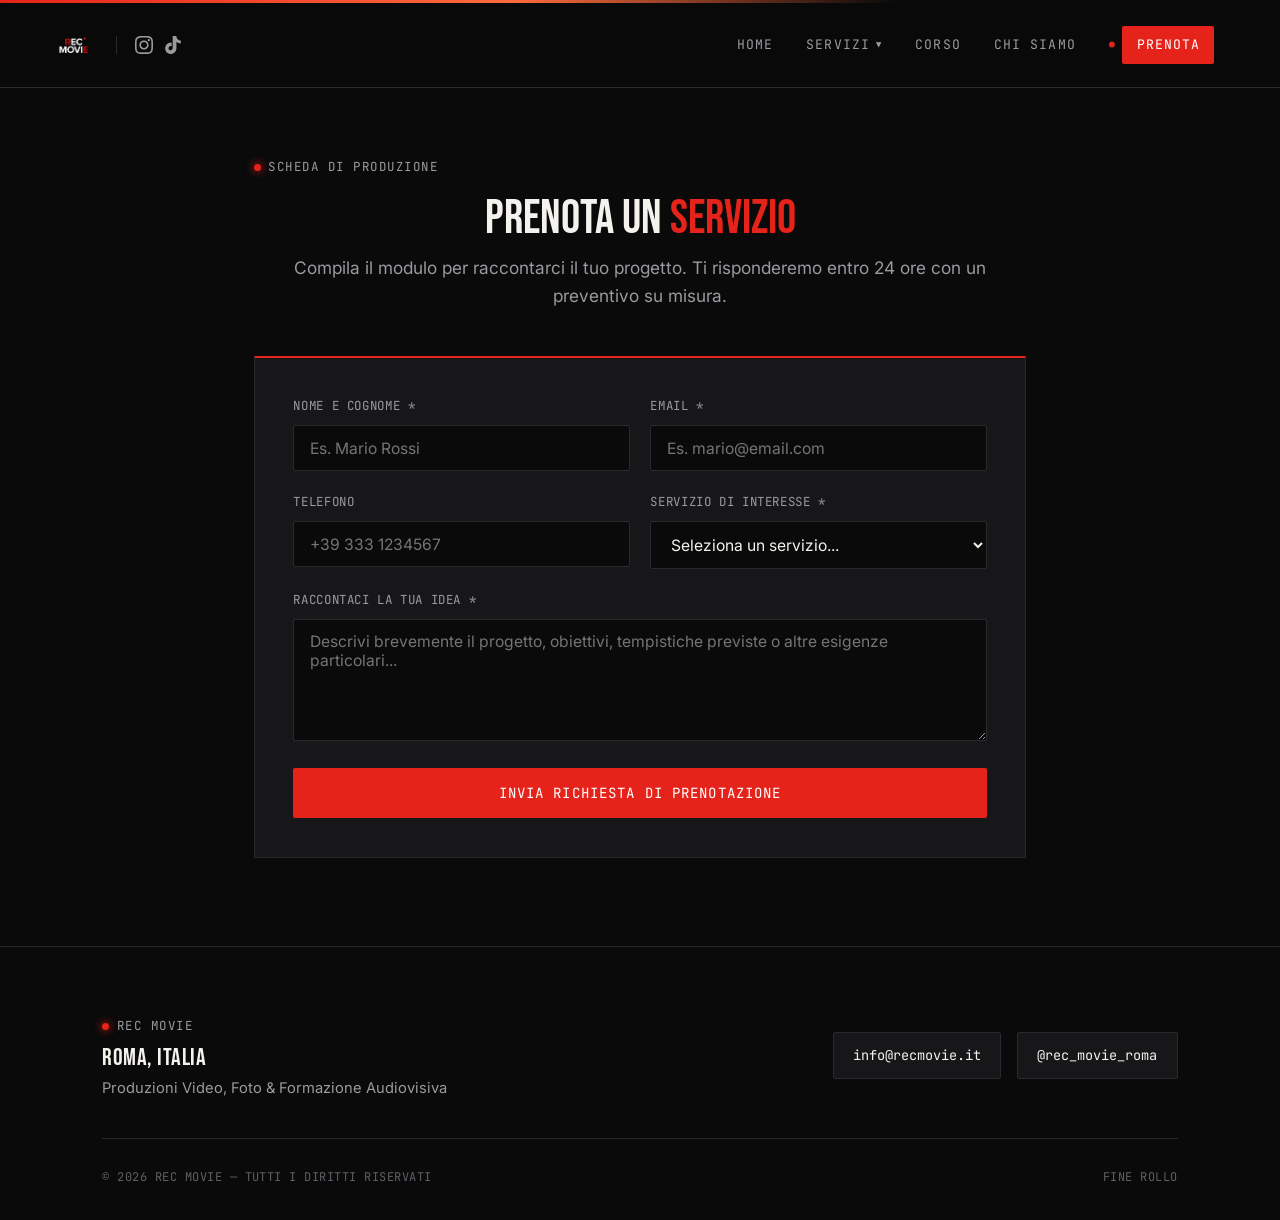
<file: prenota-servizio.html>
<!DOCTYPE html>
<html lang="it">
<head>
  <meta charset="UTF-8">
  <meta name="viewport" content="width=device-width, initial-scale=1.0">
  <title>Prenota un Servizio | REC MOVIE</title>
  <meta name="description" content="Prenota un servizio con REC MOVIE: raccontaci il tuo progetto video o fotografico e ricevi un preventivo su misura entro 24 ore.">
  <link rel="icon" type="image/png" href="materiale/LOGO REC MOVIE PNG NERO.png">
  <link rel="stylesheet" href="style.css">
</head>
<body>
  <header>
    <div class="header-inner">
      <div class="brand-group">
        <a href="index.html" class="logo-container">
          <img src="materiale/LOGO REC MOVIE PNG BIANCO.png" alt="REC MOVIE" class="logo-header">
        </a>
        <div class="header-socials">
          <a href="https://instagram.com/rec_movie_roma" target="_blank" rel="noopener noreferrer" class="social-icon" aria-label="Instagram">
            <svg viewBox="0 0 24 24"><path d="M12 2.163c3.204 0 3.584.012 4.85.07 3.252.148 4.771 1.691 4.919 4.919.058 1.265.069 1.645.069 4.849 0 3.205-.012 3.584-.069 4.849-.149 3.225-1.664 4.771-4.919 4.919-1.266.058-1.644.07-4.85.07-3.204 0-3.584-.012-4.849-.07-3.26-.149-4.771-1.699-4.919-4.92-.058-1.265-.07-1.644-.07-4.849 0-3.204.013-3.583.07-4.849.149-3.227 1.664-4.771 4.919-4.919 1.266-.057 1.645-.069 4.849-.069zm0-2.163c-3.259 0-3.667.014-4.947.072-4.358.2-6.78 2.618-6.98 6.98-.059 1.281-.073 1.689-.073 4.948 0 3.259.014 3.668.072 4.948.2 4.358 2.618 6.78 6.98 6.98 1.281.058 1.689.072 4.948.072 3.259 0 3.668-.014 4.948-.072 4.354-.2 6.782-2.618 6.979-6.98.059-1.28.073-1.689.073-4.948 0-3.259-.014-3.667-.072-4.947-.196-4.354-2.617-6.78-6.979-6.98-1.281-.059-1.69-.073-4.949-.073zm0 5.838c-3.403 0-6.162 2.759-6.162 6.162s2.759 6.163 6.162 6.163 6.162-2.759 6.162-6.163c0-3.403-2.759-6.162-6.162-6.162zm0 10.162c-2.209 0-4-1.79-4-4 0-2.209 1.791-4 4-4s4 1.791 4 4c0 2.21-1.791 4-4 4zm6.406-11.845c-.796 0-1.441.645-1.441 1.44s.645 1.44 1.441 1.44c.795 0 1.439-.645 1.439-1.44s-.644-1.44-1.439-1.44z"/></svg>
          </a>
          <a href="https://www.tiktok.com" target="_blank" rel="noopener noreferrer" class="social-icon" aria-label="TikTok">
            <svg viewBox="0 0 24 24"><path d="M12.525.02c1.31-.02 2.61-.01 3.91-.02.08 1.53.63 3.09 1.75 4.17 1.12 1.11 2.7 1.62 4.24 1.79v4.03c-1.44-.05-2.89-.35-4.2-.97-.57-.26-1.1-.59-1.62-.93-.01 2.92.01 5.84-.02 8.75-.08 1.4-.54 2.79-1.35 3.94-1.31 1.92-3.58 3.17-5.91 3.21-1.43.08-2.86-.31-4.08-1.03-2.02-1.19-3.44-3.37-3.65-5.71-.02-.5-.03-1-.01-1.49.18-1.9 1.12-3.72 2.58-4.96 1.66-1.44 3.98-2.13 6.15-1.72.02 1.48-.04 2.96-.04 4.44-.99-.32-2.15-.23-3.02.37-.82.56-1.31 1.54-1.28 2.53.02.82.42 1.61 1.08 2.09.68.51 1.58.68 2.4.45.89-.23 1.64-.94 1.94-1.81.18-.58.23-1.19.22-1.8V.02z"/></svg>
          </a>
        </div>
      </div>

      <nav>
        <ul class="nav-links" id="navLinks">
          <li><a href="index.html">Home</a></li>
          <li class="dropdown" id="serviziDropdown">
            <a href="index.html#servizi">Servizi <span class="dropdown-arrow">&#9660;</span></a>
            <ul class="dropdown-menu">
              <li><a href="reel-aziende.html">Reel Instagram e TikTok</a></li>
              <li><a href="videoclip-musicali.html">Videoclip Musicali</a></li>
              <li><a href="interviste-podcast.html">Interviste/Podcast</a></li>
              <li><a href="cortometraggi.html">Cortometraggi</a></li>
            </ul>
          </li>
          <li><a href="corso-formazione.html">Corso</a></li>
          <li><a href="index.html#chi-siamo">Chi Siamo</a></li>
          <li><a href="prenota-servizio.html"><span class="cta-tag">Prenota</span></a></li>
        </ul>
        <button class="hamburger" id="hamburger" aria-label="Apri il menu" aria-expanded="false">&equiv; MENU</button>
      </nav>
    </div>
  </header>
  <section class="booking-section">
    <span class="eyebrow">Scheda di produzione</span>
    <h1>Prenota un <span class="accent">servizio</span></h1>
    <p class="subtitle">Compila il modulo per raccontarci il tuo progetto. Ti risponderemo entro 24 ore con un preventivo su misura.</p>

    <form class="booking-form" action="mailto:info@recmovie.it" method="post" enctype="text/plain">
      <div class="form-row">
        <div class="form-group">
          <label for="nome">Nome e Cognome *</label>
          <input type="text" id="nome" name="nome" placeholder="Es. Mario Rossi" required>
        </div>
        <div class="form-group">
          <label for="email">Email *</label>
          <input type="email" id="email" name="email" placeholder="Es. mario@email.com" required>
        </div>
      </div>

      <div class="form-row">
        <div class="form-group">
          <label for="telefono">Telefono</label>
          <input type="tel" id="telefono" name="telefono" placeholder="+39 333 1234567">
        </div>
        <div class="form-group">
          <label for="servizio">Servizio di interesse *</label>
          <select id="servizio" name="servizio" required>
            <option value="" disabled selected>Seleziona un servizio...</option>
            <option value="Reel Instagram e TikTok">Reel Instagram &amp; TikTok</option>
            <option value="Videoclip Musicale">Videoclip Musicale</option>
            <option value="Intervista / Podcast">Intervista / Podcast</option>
            <option value="Cortometraggio / Produzione">Cortometraggio / Produzione</option>
            <option value="Corso di Formazione">Corso di Formazione</option>
            <option value="Altro">Altro / Consulenza</option>
          </select>
        </div>
      </div>

      <div class="form-group">
        <label for="messaggio">Raccontaci la tua idea *</label>
        <textarea id="messaggio" name="messaggio" rows="5" placeholder="Descrivi brevemente il progetto, obiettivi, tempistiche previste o altre esigenze particolari..." required></textarea>
      </div>

      <button type="submit" class="btn-submit">Invia richiesta di prenotazione</button>
    </form>
  </section>

  <footer>
    <div class="footer-contacts">
      <div class="contact-block">
        <span class="eyebrow">Rec Movie</span>
        <h3>Roma, Italia</h3>
        <p>Produzioni Video, Foto &amp; Formazione Audiovisiva</p>
      </div>
      <div class="contact-links-group">
        <a href="mailto:info@recmovie.it" class="contact-pill">info@recmovie.it</a>
        <a href="https://instagram.com/rec_movie_roma" target="_blank" rel="noopener noreferrer" class="contact-pill">@rec_movie_roma</a>
      </div>
    </div>
    <div class="footer-copyright">
      <span>&copy; 2026 REC MOVIE — TUTTI I DIRITTI RISERVATI</span>
      <span>FINE ROLLO</span>
    </div>
  </footer>

  <script src="script.js"></script>
</body>
</html>
</file>
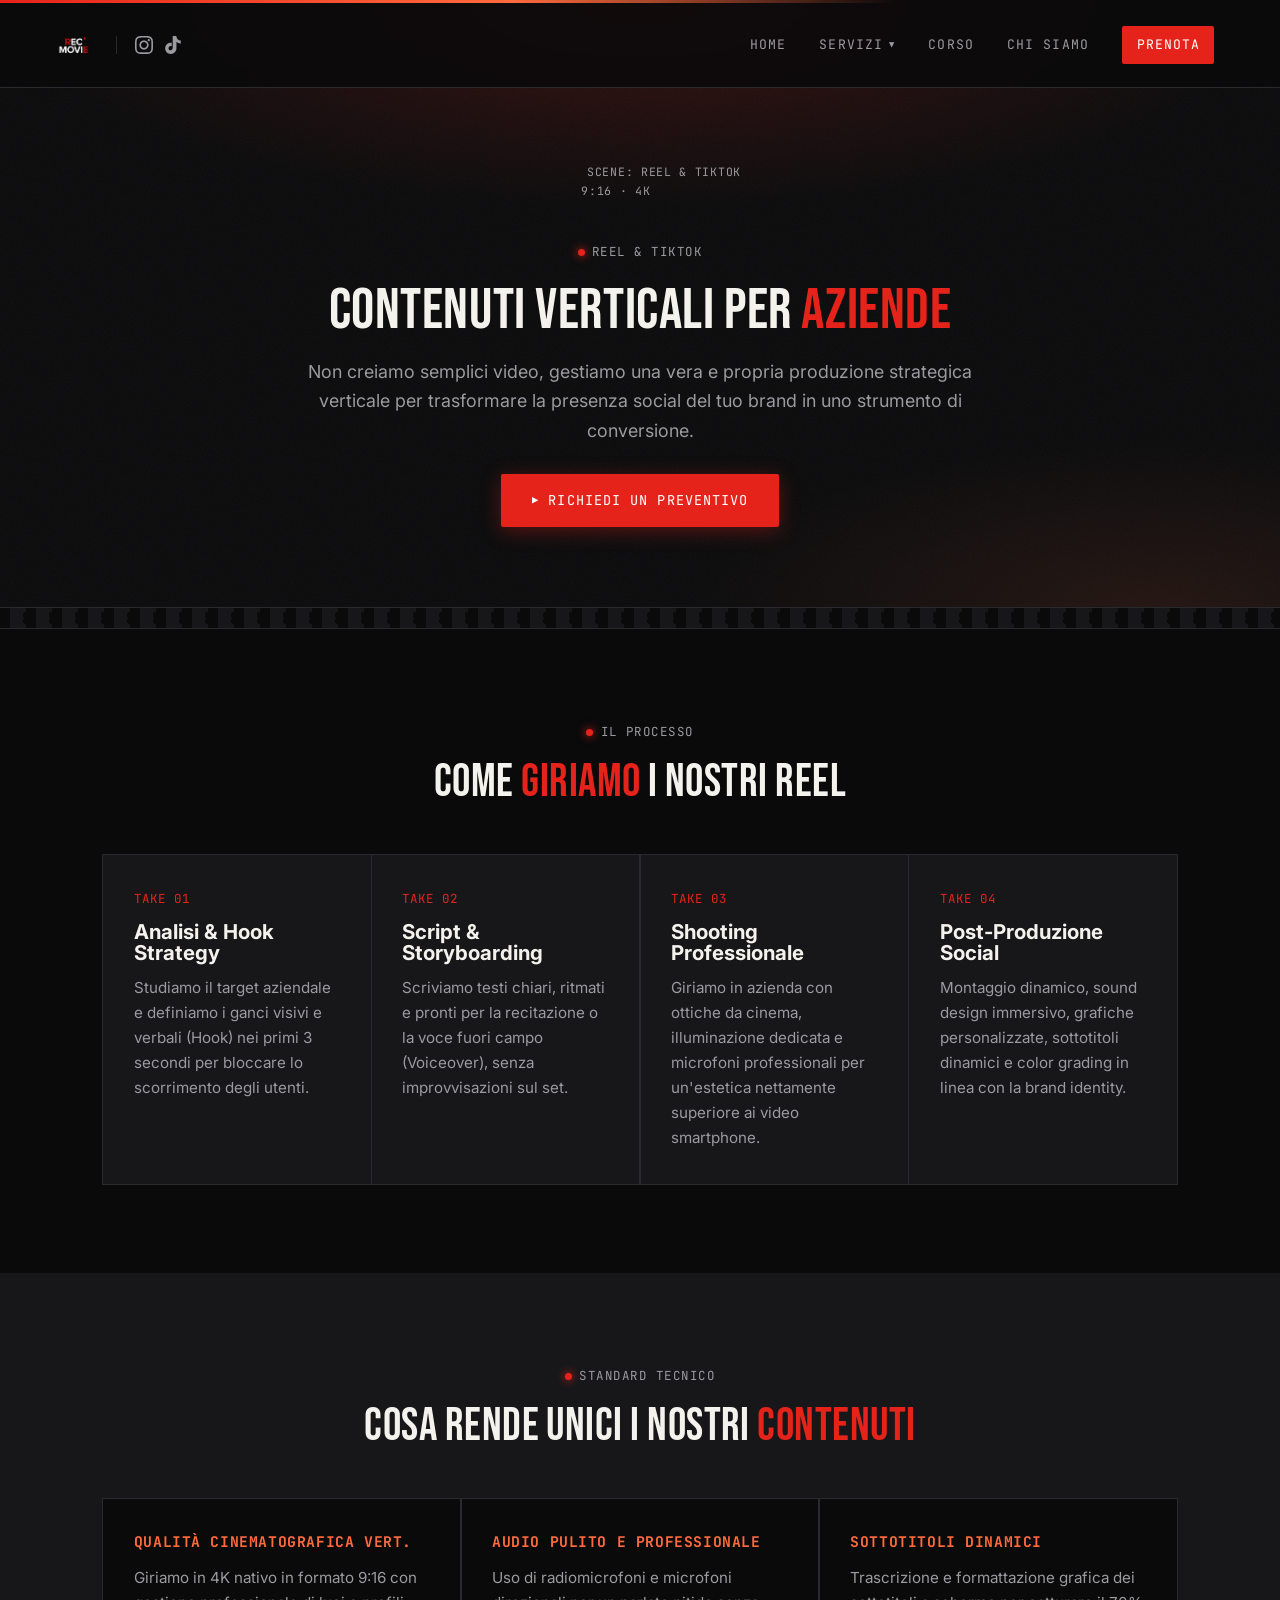
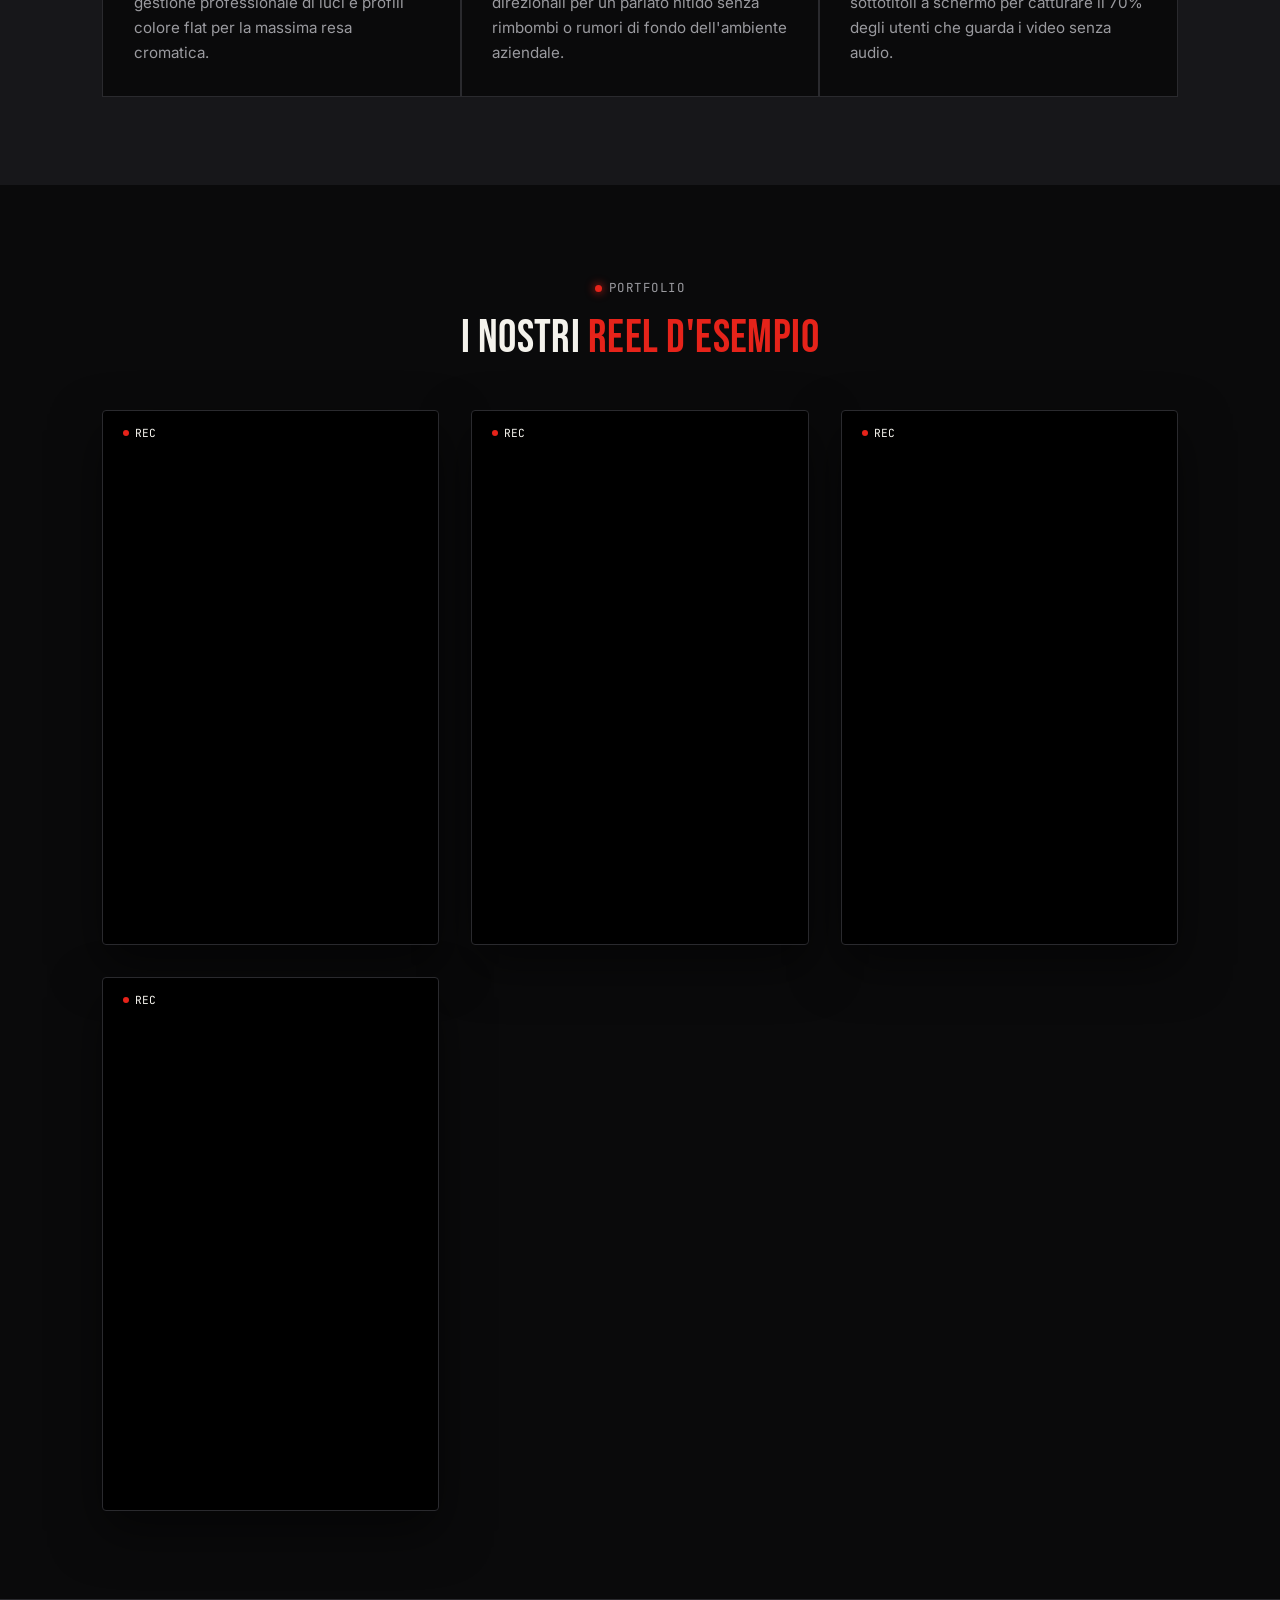
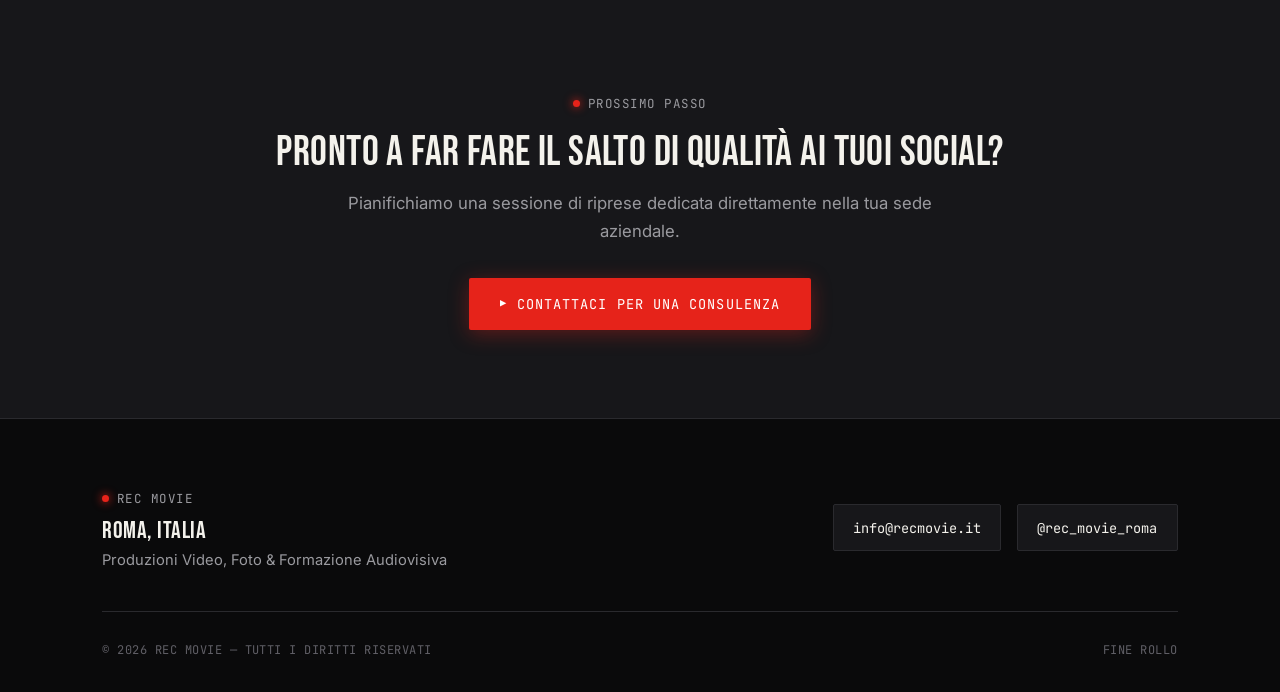
<file: reel-aziende.html>
<!DOCTYPE html>
<html lang="it">
<head>
  <meta charset="UTF-8">
  <meta name="viewport" content="width=device-width, initial-scale=1.0">
  <title>Reel per Aziende | REC MOVIE</title>
  <meta name="description" content="Reel Instagram e TikTok per aziende: hook strategy, script, shooting professionale e post-produzione social a cura di REC MOVIE.">
  <link rel="icon" type="image/png" href="materiale/LOGO REC MOVIE PNG NERO.png">
  <link rel="stylesheet" href="style.css">
</head>
<body>
  <header>
    <div class="header-inner">
      <div class="brand-group">
        <a href="index.html" class="logo-container">
          <img src="materiale/LOGO REC MOVIE PNG BIANCO.png" alt="REC MOVIE" class="logo-header">
        </a>
        <div class="header-socials">
          <a href="https://instagram.com/rec_movie_roma" target="_blank" rel="noopener noreferrer" class="social-icon" aria-label="Instagram">
            <svg viewBox="0 0 24 24"><path d="M12 2.163c3.204 0 3.584.012 4.85.07 3.252.148 4.771 1.691 4.919 4.919.058 1.265.069 1.645.069 4.849 0 3.205-.012 3.584-.069 4.849-.149 3.225-1.664 4.771-4.919 4.919-1.266.058-1.644.07-4.85.07-3.204 0-3.584-.012-4.849-.07-3.26-.149-4.771-1.699-4.919-4.92-.058-1.265-.07-1.644-.07-4.849 0-3.204.013-3.583.07-4.849.149-3.227 1.664-4.771 4.919-4.919 1.266-.057 1.645-.069 4.849-.069zm0-2.163c-3.259 0-3.667.014-4.947.072-4.358.2-6.78 2.618-6.98 6.98-.059 1.281-.073 1.689-.073 4.948 0 3.259.014 3.668.072 4.948.2 4.358 2.618 6.78 6.98 6.98 1.281.058 1.689.072 4.948.072 3.259 0 3.668-.014 4.948-.072 4.354-.2 6.782-2.618 6.979-6.98.059-1.28.073-1.689.073-4.948 0-3.259-.014-3.667-.072-4.947-.196-4.354-2.617-6.78-6.979-6.98-1.281-.059-1.69-.073-4.949-.073zm0 5.838c-3.403 0-6.162 2.759-6.162 6.162s2.759 6.163 6.162 6.163 6.162-2.759 6.162-6.163c0-3.403-2.759-6.162-6.162-6.162zm0 10.162c-2.209 0-4-1.79-4-4 0-2.209 1.791-4 4-4s4 1.791 4 4c0 2.21-1.791 4-4 4zm6.406-11.845c-.796 0-1.441.645-1.441 1.44s.645 1.44 1.441 1.44c.795 0 1.439-.645 1.439-1.44s-.644-1.44-1.439-1.44z"/></svg>
          </a>
          <a href="https://www.tiktok.com" target="_blank" rel="noopener noreferrer" class="social-icon" aria-label="TikTok">
            <svg viewBox="0 0 24 24"><path d="M12.525.02c1.31-.02 2.61-.01 3.91-.02.08 1.53.63 3.09 1.75 4.17 1.12 1.11 2.7 1.62 4.24 1.79v4.03c-1.44-.05-2.89-.35-4.2-.97-.57-.26-1.1-.59-1.62-.93-.01 2.92.01 5.84-.02 8.75-.08 1.4-.54 2.79-1.35 3.94-1.31 1.92-3.58 3.17-5.91 3.21-1.43.08-2.86-.31-4.08-1.03-2.02-1.19-3.44-3.37-3.65-5.71-.02-.5-.03-1-.01-1.49.18-1.9 1.12-3.72 2.58-4.96 1.66-1.44 3.98-2.13 6.15-1.72.02 1.48-.04 2.96-.04 4.44-.99-.32-2.15-.23-3.02.37-.82.56-1.31 1.54-1.28 2.53.02.82.42 1.61 1.08 2.09.68.51 1.58.68 2.4.45.89-.23 1.64-.94 1.94-1.81.18-.58.23-1.19.22-1.8V.02z"/></svg>
          </a>
        </div>
      </div>

      <nav>
        <ul class="nav-links" id="navLinks">
          <li><a href="index.html">Home</a></li>
          <li class="dropdown" id="serviziDropdown">
            <a href="index.html#servizi">Servizi <span class="dropdown-arrow">&#9660;</span></a>
            <ul class="dropdown-menu">
              <li><a href="reel-aziende.html">Reel Instagram e TikTok</a></li>
              <li><a href="videoclip-musicali.html">Videoclip Musicali</a></li>
              <li><a href="interviste-podcast.html">Interviste/Podcast</a></li>
              <li><a href="cortometraggi.html">Cortometraggi</a></li>
            </ul>
          </li>
          <li><a href="corso-formazione.html">Corso</a></li>
          <li><a href="index.html#chi-siamo">Chi Siamo</a></li>
          <li><a href="prenota-servizio.html"><span class="cta-tag">Prenota</span></a></li>
        </ul>
        <button class="hamburger" id="hamburger" aria-label="Apri il menu" aria-expanded="false">&equiv; MENU</button>
      </nav>
    </div>
  </header>
  <section class="page-hero">
    <div class="letterbox-top"></div>
    <div class="letterbox-bottom"></div>
    <div class="hud-readout scene">SCENE: REEL &amp; TIKTOK</div>
    <div class="hud-readout roll">9:16 · 4K</div>
    <span class="eyebrow">Reel & TikTok</span>
    <h1>Contenuti verticali per <span class="accent">aziende</span></h1>
    <p>Non creiamo semplici video, gestiamo una vera e propria produzione strategica verticale per trasformare la presenza social del tuo brand in uno strumento di conversione.</p>
    <a href="prenota-servizio.html" class="btn">Richiedi un preventivo</a>
  </section>

  <div class="filmstrip"></div>

  <!-- Come Lavoriamo -->
  <section class="section">
    <div class="section-head">
      <span class="eyebrow">Il processo</span>
      <h2 class="section-title">Come <span class="accent">giriamo</span> i nostri reel</h2>
    </div>

    <div class="takes-grid">
      <div class="take-card">
        <span class="take-num">TAKE 01</span>
        <h3>Analisi &amp; Hook Strategy</h3>
        <p>Studiamo il target aziendale e definiamo i ganci visivi e verbali (Hook) nei primi 3 secondi per bloccare lo scorrimento degli utenti.</p>
      </div>
      <div class="take-card">
        <span class="take-num">TAKE 02</span>
        <h3>Script &amp; Storyboarding</h3>
        <p>Scriviamo testi chiari, ritmati e pronti per la recitazione o la voce fuori campo (Voiceover), senza improvvisazioni sul set.</p>
      </div>
      <div class="take-card">
        <span class="take-num">TAKE 03</span>
        <h3>Shooting Professionale</h3>
        <p>Giriamo in azienda con ottiche da cinema, illuminazione dedicata e microfoni professionali per un'estetica nettamente superiore ai video smartphone.</p>
      </div>
      <div class="take-card">
        <span class="take-num">TAKE 04</span>
        <h3>Post-Produzione Social</h3>
        <p>Montaggio dinamico, sound design immersivo, grafiche personalizzate, sottotitoli dinamici e color grading in linea con la brand identity.</p>
      </div>
    </div>
  </section>

  <!-- Standard e Caratteristiche -->
  <section class="features-section">
    <div class="section-head">
      <span class="eyebrow">Standard tecnico</span>
      <h2 class="section-title">Cosa rende unici i nostri <span class="accent">contenuti</span></h2>
    </div>

    <div class="features-grid">
      <div class="feature-item">
        <h4>Qualità cinematografica vert.</h4>
        <p>Giriamo in 4K nativo in formato 9:16 con gestione professionale di luci e profili colore flat per la massima resa cromatica.</p>
      </div>
      <div class="feature-item">
        <h4>Audio pulito e professionale</h4>
        <p>Uso di radiomicrofoni e microfoni direzionali per un parlato nitido senza rimbombi o rumori di fondo dell'ambiente aziendale.</p>
      </div>
      <div class="feature-item">
        <h4>Sottotitoli dinamici</h4>
        <p>Trascrizione e formattazione grafica dei sottotitoli a schermo per catturare il 70% degli utenti che guarda i video senza audio.</p>
      </div>
    </div>
  </section>

  <!-- Reel d'esempio -->
  <section class="reels-portfolio-section">
    <div class="section-head">
      <span class="eyebrow">Portfolio</span>
      <h2 class="section-title">I nostri <span class="accent">reel d'esempio</span></h2>
    </div>
    <div class="reels-grid">

      <div class="reel-card monitor">
        <span class="monitor-tag"><span class="dot"></span>REC</span>
        <iframe
          src="https://www.instagram.com/reel/DcG3PnQN37m/embed"
          width="328" height="520" frameborder="0" scrolling="no" loading="lazy"
          allowtransparency="true" title="Reel REC MOVIE 1"></iframe>
      </div>

      <div class="reel-card monitor">
        <span class="monitor-tag"><span class="dot"></span>REC</span>
        <iframe
          src="https://www.instagram.com/reel/DVgJbgNkT1E/embed"
          width="328" height="520" frameborder="0" scrolling="no" loading="lazy"
          allowtransparency="true" title="Reel REC MOVIE 2"></iframe>
      </div>

      <div class="reel-card monitor">
        <span class="monitor-tag"><span class="dot"></span>REC</span>
        <iframe
          src="https://www.instagram.com/reel/DTGMqAojCTG/embed"
          width="328" height="520" frameborder="0" scrolling="no" loading="lazy"
          allowtransparency="true" title="Reel REC MOVIE 3"></iframe>
      </div>

      <div class="reel-card monitor">
        <span class="monitor-tag"><span class="dot"></span>REC</span>
        <iframe
          src="https://www.instagram.com/reel/DQMOwdCCDuI/embed"
          width="328" height="520" frameborder="0" scrolling="no" loading="lazy"
          allowtransparency="true" title="Reel REC MOVIE 4"></iframe>
      </div>

    </div>
  </section>

  <!-- CTA -->
  <section class="cta-section">
    <span class="eyebrow">Prossimo passo</span>
    <h2>Pronto a far fare il salto di qualità ai tuoi social?</h2>
    <p>Pianifichiamo una sessione di riprese dedicata direttamente nella tua sede aziendale.</p>
    <a href="prenota-servizio.html" class="cta-btn">Contattaci per una consulenza</a>
  </section>

  <!-- Script ufficiale Instagram per l'auto-fit degli iframe -->
  <script async src="//www.instagram.com/embed.js"></script>
  <footer>
    <div class="footer-contacts">
      <div class="contact-block">
        <span class="eyebrow">Rec Movie</span>
        <h3>Roma, Italia</h3>
        <p>Produzioni Video, Foto &amp; Formazione Audiovisiva</p>
      </div>
      <div class="contact-links-group">
        <a href="mailto:info@recmovie.it" class="contact-pill">info@recmovie.it</a>
        <a href="https://instagram.com/rec_movie_roma" target="_blank" rel="noopener noreferrer" class="contact-pill">@rec_movie_roma</a>
      </div>
    </div>
    <div class="footer-copyright">
      <span>&copy; 2026 REC MOVIE — TUTTI I DIRITTI RISERVATI</span>
      <span>FINE ROLLO</span>
    </div>
  </footer>

  <script src="script.js"></script>
</body>
</html>
</file>
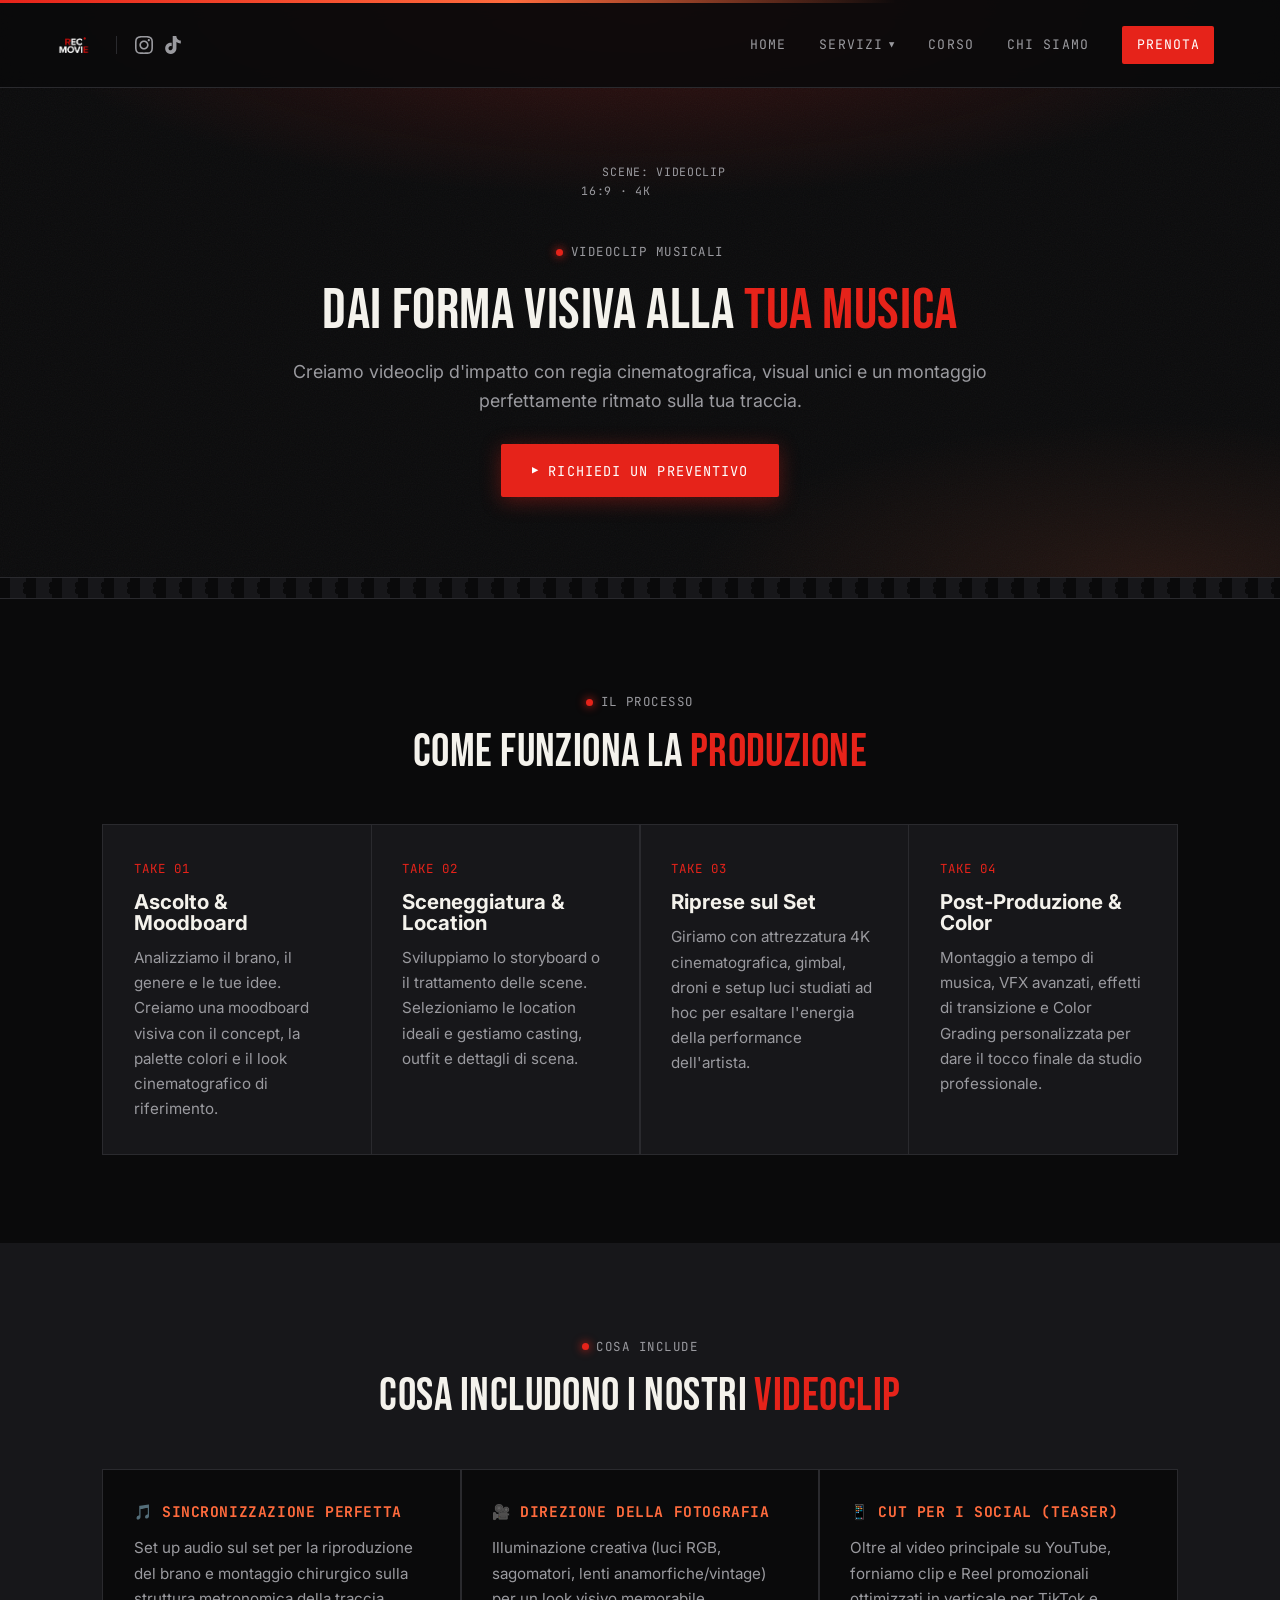
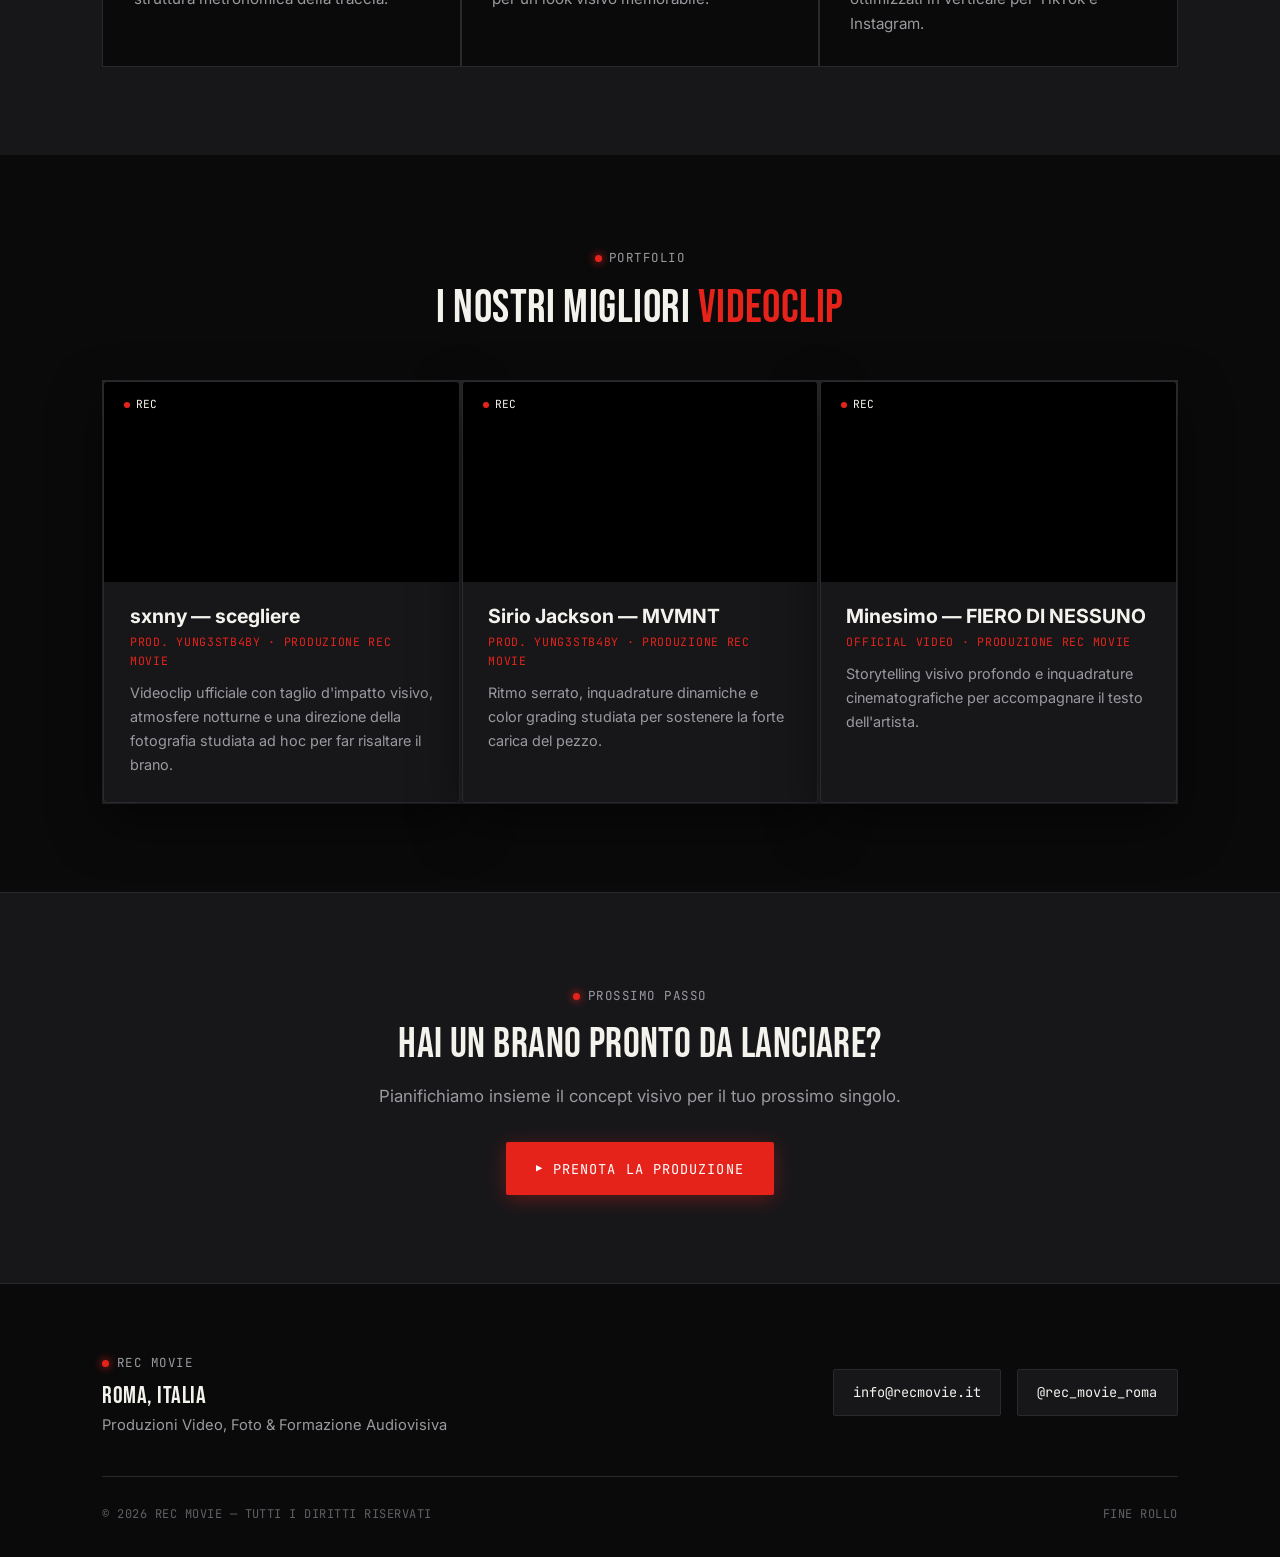
<file: videoclip-musicali.html>
<!DOCTYPE html>
<html lang="it">
<head>
  <meta charset="UTF-8">
  <meta name="viewport" content="width=device-width, initial-scale=1.0">
  <title>Videoclip Musicali | REC MOVIE</title>
  <meta name="description" content="Videoclip musicali professionali: moodboard, storyboard, riprese 4K cinematografiche e color grading su misura per artisti e band, a cura di REC MOVIE.">
  <link rel="icon" type="image/png" href="materiale/LOGO REC MOVIE PNG NERO.png">
  <link rel="stylesheet" href="style.css">
</head>
<body>
  <header>
    <div class="header-inner">
      <div class="brand-group">
        <a href="index.html" class="logo-container">
          <img src="materiale/LOGO REC MOVIE PNG BIANCO.png" alt="REC MOVIE" class="logo-header">
        </a>
        <div class="header-socials">
          <a href="https://instagram.com/rec_movie_roma" target="_blank" rel="noopener noreferrer" class="social-icon" aria-label="Instagram">
            <svg viewBox="0 0 24 24"><path d="M12 2.163c3.204 0 3.584.012 4.85.07 3.252.148 4.771 1.691 4.919 4.919.058 1.265.069 1.645.069 4.849 0 3.205-.012 3.584-.069 4.849-.149 3.225-1.664 4.771-4.919 4.919-1.266.058-1.644.07-4.85.07-3.204 0-3.584-.012-4.849-.07-3.26-.149-4.771-1.699-4.919-4.92-.058-1.265-.07-1.644-.07-4.849 0-3.204.013-3.583.07-4.849.149-3.227 1.664-4.771 4.919-4.919 1.266-.057 1.645-.069 4.849-.069zm0-2.163c-3.259 0-3.667.014-4.947.072-4.358.2-6.78 2.618-6.98 6.98-.059 1.281-.073 1.689-.073 4.948 0 3.259.014 3.668.072 4.948.2 4.358 2.618 6.78 6.98 6.98 1.281.058 1.689.072 4.948.072 3.259 0 3.668-.014 4.948-.072 4.354-.2 6.782-2.618 6.979-6.98.059-1.28.073-1.689.073-4.948 0-3.259-.014-3.667-.072-4.947-.196-4.354-2.617-6.78-6.979-6.98-1.281-.059-1.69-.073-4.949-.073zm0 5.838c-3.403 0-6.162 2.759-6.162 6.162s2.759 6.163 6.162 6.163 6.162-2.759 6.162-6.163c0-3.403-2.759-6.162-6.162-6.162zm0 10.162c-2.209 0-4-1.79-4-4 0-2.209 1.791-4 4-4s4 1.791 4 4c0 2.21-1.791 4-4 4zm6.406-11.845c-.796 0-1.441.645-1.441 1.44s.645 1.44 1.441 1.44c.795 0 1.439-.645 1.439-1.44s-.644-1.44-1.439-1.44z"/></svg>
          </a>
          <a href="https://www.tiktok.com" target="_blank" rel="noopener noreferrer" class="social-icon" aria-label="TikTok">
            <svg viewBox="0 0 24 24"><path d="M12.525.02c1.31-.02 2.61-.01 3.91-.02.08 1.53.63 3.09 1.75 4.17 1.12 1.11 2.7 1.62 4.24 1.79v4.03c-1.44-.05-2.89-.35-4.2-.97-.57-.26-1.1-.59-1.62-.93-.01 2.92.01 5.84-.02 8.75-.08 1.4-.54 2.79-1.35 3.94-1.31 1.92-3.58 3.17-5.91 3.21-1.43.08-2.86-.31-4.08-1.03-2.02-1.19-3.44-3.37-3.65-5.71-.02-.5-.03-1-.01-1.49.18-1.9 1.12-3.72 2.58-4.96 1.66-1.44 3.98-2.13 6.15-1.72.02 1.48-.04 2.96-.04 4.44-.99-.32-2.15-.23-3.02.37-.82.56-1.31 1.54-1.28 2.53.02.82.42 1.61 1.08 2.09.68.51 1.58.68 2.4.45.89-.23 1.64-.94 1.94-1.81.18-.58.23-1.19.22-1.8V.02z"/></svg>
          </a>
        </div>
      </div>

      <nav>
        <ul class="nav-links" id="navLinks">
          <li><a href="index.html">Home</a></li>
          <li class="dropdown" id="serviziDropdown">
            <a href="index.html#servizi">Servizi <span class="dropdown-arrow">&#9660;</span></a>
            <ul class="dropdown-menu">
              <li><a href="reel-aziende.html">Reel Instagram e TikTok</a></li>
              <li><a href="videoclip-musicali.html">Videoclip Musicali</a></li>
              <li><a href="interviste-podcast.html">Interviste/Podcast</a></li>
              <li><a href="cortometraggi.html">Cortometraggi</a></li>
            </ul>
          </li>
          <li><a href="corso-formazione.html">Corso</a></li>
          <li><a href="index.html#chi-siamo">Chi Siamo</a></li>
          <li><a href="prenota-servizio.html"><span class="cta-tag">Prenota</span></a></li>
        </ul>
        <button class="hamburger" id="hamburger" aria-label="Apri il menu" aria-expanded="false">&equiv; MENU</button>
      </nav>
    </div>
  </header>
  <section class="page-hero">
    <div class="letterbox-top"></div>
    <div class="letterbox-bottom"></div>
    <div class="hud-readout scene">SCENE: VIDEOCLIP</div>
    <div class="hud-readout roll">16:9 · 4K</div>
    <span class="eyebrow">Videoclip Musicali</span>
    <h1>Dai forma visiva alla <span class="accent">tua musica</span></h1>
    <p>Creiamo videoclip d'impatto con regia cinematografica, visual unici e un montaggio perfettamente ritmato sulla tua traccia.</p>
    <a href="prenota-servizio.html" class="btn">Richiedi un preventivo</a>
  </section>

  <div class="filmstrip"></div>

  <!-- Processo di Lavoro -->
  <section class="section">
    <div class="section-head">
      <span class="eyebrow">Il processo</span>
      <h2 class="section-title">Come funziona la <span class="accent">produzione</span></h2>
    </div>
    <div class="takes-grid">
      <div class="take-card">
        <span class="take-num">TAKE 01</span>
        <h3>Ascolto &amp; Moodboard</h3>
        <p>Analizziamo il brano, il genere e le tue idee. Creiamo una moodboard visiva con il concept, la palette colori e il look cinematografico di riferimento.</p>
      </div>
      <div class="take-card">
        <span class="take-num">TAKE 02</span>
        <h3>Sceneggiatura &amp; Location</h3>
        <p>Sviluppiamo lo storyboard o il trattamento delle scene. Selezioniamo le location ideali e gestiamo casting, outfit e dettagli di scena.</p>
      </div>
      <div class="take-card">
        <span class="take-num">TAKE 03</span>
        <h3>Riprese sul Set</h3>
        <p>Giriamo con attrezzatura 4K cinematografica, gimbal, droni e setup luci studiati ad hoc per esaltare l'energia della performance dell'artista.</p>
      </div>
      <div class="take-card">
        <span class="take-num">TAKE 04</span>
        <h3>Post-Produzione &amp; Color</h3>
        <p>Montaggio a tempo di musica, VFX avanzati, effetti di transizione e Color Grading personalizzata per dare il tocco finale da studio professionale.</p>
      </div>
    </div>
  </section>

  <!-- Dettagli del Servizio -->
  <section class="features-section">
    <div class="section-head">
      <span class="eyebrow">Cosa include</span>
      <h2 class="section-title">Cosa includono i nostri <span class="accent">videoclip</span></h2>
    </div>
    <div class="features-grid">
      <div class="feature-box">
        <h4>🎵 Sincronizzazione Perfetta</h4>
        <p>Set up audio sul set per la riproduzione del brano e montaggio chirurgico sulla struttura metronomica della traccia.</p>
      </div>
      <div class="feature-box">
        <h4>🎥 Direzione della Fotografia</h4>
        <p>Illuminazione creativa (luci RGB, sagomatori, lenti anamorfiche/vintage) per un look visivo memorabile.</p>
      </div>
      <div class="feature-box">
        <h4>📱 Cut per i Social (Teaser)</h4>
        <p>Oltre al video principale su YouTube, forniamo clip e Reel promozionali ottimizzati in verticale per TikTok e Instagram.</p>
      </div>
    </div>
  </section>

  <!-- Sezione Video YouTube -->
  <section class="section">
    <div class="section-head">
      <span class="eyebrow">Portfolio</span>
      <h2 class="section-title">I nostri migliori <span class="accent">videoclip</span></h2>
    </div>
    <div class="video-grid">

      <article class="video-card monitor">
        <span class="monitor-tag"><span class="dot"></span>REC</span>
        <div class="video-embed-container">
          <iframe
            src="https://www.youtube.com/embed/wKGHLZICTMY"
            title="sxnny - scegliere (Official Video)"
            loading="lazy"
            allow="accelerometer; autoplay; clipboard-write; encrypted-media; gyroscope; picture-in-picture; web-share"
            allowfullscreen></iframe>
        </div>
        <div class="video-info">
          <h3>sxnny — scegliere</h3>
          <div class="video-meta">Prod. Yung3stB4by · Produzione REC MOVIE</div>
          <p>Videoclip ufficiale con taglio d'impatto visivo, atmosfere notturne e una direzione della fotografia studiata ad hoc per far risaltare il brano.</p>
        </div>
      </article>

      <article class="video-card monitor">
        <span class="monitor-tag"><span class="dot"></span>REC</span>
        <div class="video-embed-container">
          <iframe
            src="https://www.youtube.com/embed/XFxsUSeucfw"
            title="Sirio Jackson - MVMNT"
            loading="lazy"
            allow="accelerometer; autoplay; clipboard-write; encrypted-media; gyroscope; picture-in-picture; web-share"
            allowfullscreen></iframe>
        </div>
        <div class="video-info">
          <h3>Sirio Jackson — MVMNT</h3>
          <div class="video-meta">Prod. Yung3stB4by · Produzione REC MOVIE</div>
          <p>Ritmo serrato, inquadrature dinamiche e color grading studiata per sostenere la forte carica del pezzo.</p>
        </div>
      </article>

      <article class="video-card monitor">
        <span class="monitor-tag"><span class="dot"></span>REC</span>
        <div class="video-embed-container">
          <iframe
            src="https://www.youtube.com/embed/mxEiwti40VI"
            title="Minesimo - FIERO DI NESSUNO"
            loading="lazy"
            allow="accelerometer; autoplay; clipboard-write; encrypted-media; gyroscope; picture-in-picture; web-share"
            allowfullscreen></iframe>
        </div>
        <div class="video-info">
          <h3>Minesimo — FIERO DI NESSUNO</h3>
          <div class="video-meta">Official Video · Produzione REC MOVIE</div>
          <p>Storytelling visivo profondo e inquadrature cinematografiche per accompagnare il testo dell'artista.</p>
        </div>
      </article>

    </div>
  </section>

  <!-- CTA -->
  <section class="cta-box">
    <span class="eyebrow">Prossimo passo</span>
    <h2>Hai un brano pronto da lanciare?</h2>
    <p>Pianifichiamo insieme il concept visivo per il tuo prossimo singolo.</p>
    <a href="prenota-servizio.html" class="btn">Prenota la produzione</a>
  </section>

  <footer>
    <div class="footer-contacts">
      <div class="contact-block">
        <span class="eyebrow">Rec Movie</span>
        <h3>Roma, Italia</h3>
        <p>Produzioni Video, Foto &amp; Formazione Audiovisiva</p>
      </div>
      <div class="contact-links-group">
        <a href="mailto:info@recmovie.it" class="contact-pill">info@recmovie.it</a>
        <a href="https://instagram.com/rec_movie_roma" target="_blank" rel="noopener noreferrer" class="contact-pill">@rec_movie_roma</a>
      </div>
    </div>
    <div class="footer-copyright">
      <span>&copy; 2026 REC MOVIE — TUTTI I DIRITTI RISERVATI</span>
      <span>FINE ROLLO</span>
    </div>
  </footer>

  <script src="script.js"></script>
</body>
</html>
</file>
<file: style.css>
/* =========================================================
   REC MOVIE — Design system "VIEWFINDER"
   Nero di sala proiezione, rosso spia REC, tipografia da titoli
   di coda + monospazio da telecamera per timecode ed etichette.
   ========================================================= */

/* Font auto-ospitati: nessuna dipendenza da CDN esterni (funzionano
   anche offline o dietro policy di rete restrittive). */
@font-face {
  font-family: 'Bebas Neue';
  src: url('fonts/BebasNeue-Regular.woff2') format('woff2');
  font-weight: 400;
  font-style: normal;
  font-display: swap;
}
@font-face {
  font-family: 'Inter';
  src: url('fonts/Inter-Variable.woff2') format('woff2-variations');
  font-weight: 100 900;
  font-style: normal;
  font-display: swap;
}
@font-face {
  font-family: 'JetBrains Mono';
  src: url('fonts/JetBrainsMono-Variable.woff2') format('woff2-variations');
  font-weight: 100 800;
  font-style: normal;
  font-display: swap;
}

:root {
  --void: #0a0a0b;
  --frame: #17171a;
  --frame-2: #1d1d21;
  --line: #2a2a2e;
  --rec-red: #e6231a;
  --rec-red-dim: #a5190f;
  --ember: #ff6b3d;
  --paper: #f4f2ec;
  --ash: #9a9a9f;
  --ash-dim: #605f66;

  --f-display: 'Bebas Neue', 'Arial Narrow', sans-serif;
  --f-mono: 'JetBrains Mono', ui-monospace, monospace;
  --f-body: 'Inter', system-ui, -apple-system, sans-serif;
}

*, *::before, *::after { margin: 0; padding: 0; box-sizing: border-box; }

html { scroll-behavior: smooth; }

body {
  background: var(--void);
  color: var(--paper);
  font-family: var(--f-body);
  line-height: 1.65;
  overflow-x: hidden;
}

img { max-width: 100%; display: block; }
a { color: inherit; text-decoration: none; }

::selection { background: var(--rec-red); color: #fff; }

a:focus-visible, button:focus-visible, input:focus-visible, select:focus-visible, textarea:focus-visible {
  outline: 2px solid var(--ember);
  outline-offset: 3px;
}

@media (prefers-reduced-motion: reduce) {
  *, *::before, *::after { animation-duration: 0.01ms !important; animation-iteration-count: 1 !important; transition-duration: 0.01ms !important; scroll-behavior: auto !important; }
}

.eyebrow {
  display: inline-flex;
  align-items: center;
  gap: 0.6em;
  font-family: var(--f-mono);
  font-size: 0.78rem;
  letter-spacing: 0.12em;
  text-transform: uppercase;
  color: var(--ash);
}
.eyebrow::before {
  content: "";
  width: 7px;
  height: 7px;
  border-radius: 50%;
  background: var(--rec-red);
  box-shadow: 0 0 8px 1px rgba(230, 35, 26, 0.7);
  flex-shrink: 0;
}

h1, h2, h3, .display {
  font-family: var(--f-display);
  text-transform: uppercase;
  letter-spacing: 0.01em;
  font-weight: 400;
  line-height: 1.02;
  color: var(--paper);
}

.accent { color: var(--rec-red); }

.reveal { opacity: 0; transform: translateY(22px); transition: opacity 0.7s ease, transform 0.7s ease; }
.reveal.is-visible { opacity: 1; transform: translateY(0); }

/* =========================================================
   Pellicola — divisore con fori di trascinamento
   ========================================================= */
.filmstrip {
  height: 22px;
  background:
    repeating-linear-gradient(90deg, var(--void) 0 10px, transparent 10px 26px),
    var(--frame);
  background-size: 26px 100%, 100% 100%;
  position: relative;
  border-top: 1px solid var(--line);
  border-bottom: 1px solid var(--line);
}
.filmstrip::before, .filmstrip::after {
  content: "";
  position: absolute;
  left: 0; right: 0;
  height: 8px;
  background-image: radial-gradient(circle, var(--void) 3px, transparent 3.2px);
  background-size: 26px 8px;
  background-position: 13px center;
}
.filmstrip::before { top: 3px; }
.filmstrip::after { bottom: 3px; }

/* =========================================================
   HEADER / HUD NAV
   ========================================================= */
header {
  position: fixed;
  top: 0; width: 100%;
  z-index: 1000;
  background: rgba(10, 10, 11, 0.86);
  backdrop-filter: blur(10px);
  -webkit-backdrop-filter: blur(10px);
  border-bottom: 1px solid var(--line);
  transition: border-color 0.3s ease;
}
header::before {
  content: "";
  display: block;
  height: 3px;
  background: linear-gradient(90deg, var(--rec-red), var(--ember) 40%, transparent 70%);
}

.header-inner {
  display: flex;
  align-items: center;
  justify-content: space-between;
  gap: 1.5rem;
  padding: 0 4%;
  height: 84px;
}

.brand-group { display: flex; align-items: center; gap: 1.2rem; height: 100%; }
.logo-container { display: flex; align-items: center; height: 100%; }
.logo-header { height: 46px; width: auto; object-fit: contain; }

.header-socials { display: flex; align-items: center; gap: 0.7rem; border-left: 1px solid var(--line); padding-left: 1.1rem; }
.social-icon { color: var(--ash); display: flex; transition: color 0.25s, transform 0.2s; }
.social-icon svg { width: 18px; height: 18px; fill: currentColor; }
.social-icon:hover { color: var(--rec-red); transform: translateY(-2px); }

nav { margin-left: auto; }
.nav-links { display: flex; list-style: none; gap: 0.3rem; align-items: center; }
.nav-links li { position: relative; }
.nav-links a {
  display: flex; align-items: center; gap: 6px;
  font-family: var(--f-mono);
  font-size: 0.82rem;
  letter-spacing: 0.08em;
  text-transform: uppercase;
  color: var(--ash);
  padding: 0.6rem 0.9rem;
  transition: color 0.25s ease;
}
.nav-links a:hover, .nav-links a.active { color: var(--paper); }
.nav-links a.active::before { content: "●"; color: var(--rec-red); font-size: 0.6rem; }
.nav-links a .cta-tag {
  background: var(--rec-red);
  color: #fff;
  padding: 0.5rem 0.9rem;
  border-radius: 2px;
}
.nav-links a .cta-tag:hover { background: var(--rec-red-dim); }

.dropdown-arrow { font-size: 0.55rem; }
.dropdown-menu {
  position: absolute; top: 100%; right: 0;
  background: var(--frame);
  min-width: 240px;
  border: 1px solid var(--line);
  border-top: 2px solid var(--rec-red);
  list-style: none;
  opacity: 0; visibility: hidden;
  transform: translateY(8px);
  transition: all 0.25s ease;
  padding: 0.3rem 0;
}
.dropdown:hover .dropdown-menu, .dropdown.active .dropdown-menu { opacity: 1; visibility: visible; transform: translateY(0); }
.dropdown:hover .dropdown-arrow { transform: rotate(180deg); }
.dropdown-menu li a { padding: 0.75rem 1.1rem; font-size: 0.78rem; color: var(--ash); display: flex; }
.dropdown-menu li a:hover, .dropdown-menu li a.active { background: var(--void); color: var(--paper); }
.dropdown-menu li a.active::before { content: "●"; color: var(--rec-red); margin-right: 6px; font-size: 0.6rem; }

.hamburger {
  display: none;
  background: none; border: 1px solid var(--line); border-radius: 2px;
  color: var(--paper);
  font-family: var(--f-mono); font-size: 0.75rem; letter-spacing: 0.1em;
  padding: 0.5rem 0.8rem;
  cursor: pointer;
  margin-left: auto;
}

/* =========================================================
   HERO — mirino / HUD della fotocamera
   ========================================================= */
.hero, .page-hero {
  position: relative;
  background: var(--void);
  overflow: hidden;
}
.hero::before, .page-hero::before {
  content: "";
  position: absolute; inset: 0;
  background-image:
    radial-gradient(ellipse 80% 55% at 50% 0%, rgba(230, 35, 26, 0.22), transparent 62%),
    radial-gradient(ellipse 60% 45% at 90% 100%, rgba(255, 107, 61, 0.10), transparent 60%);
  pointer-events: none;
}
.hero::after, .page-hero::after {
  content: "";
  position: absolute; inset: 0;
  background-image: url("data:image/svg+xml,%3Csvg xmlns='http://www.w3.org/2000/svg' width='140' height='140'%3E%3Cfilter id='n'%3E%3CfeTurbulence type='fractalNoise' baseFrequency='0.85' numOctaves='2' stitchTiles='stitch'/%3E%3C/filter%3E%3Crect width='100%25' height='100%25' filter='url(%23n)' opacity='0.045'/%3E%3C/svg%3E");
  pointer-events: none;
}

.letterbox-top, .letterbox-bottom {
  position: absolute; left: 0; right: 0; height: 26px;
  background: var(--void);
  z-index: 3;
}
.letterbox-top { top: 0; border-bottom: 1px solid var(--line); }
.letterbox-bottom { bottom: 0; border-top: 1px solid var(--line); }

.hud-corner {
  position: absolute;
  width: 34px; height: 34px;
  border: 2px solid rgba(244, 242, 236, 0.35);
  z-index: 3;
  opacity: 0;
  animation: hudSnap 0.6s ease forwards;
}
.hud-corner.tl { top: 108px; left: 24px; border-right: none; border-bottom: none; animation-delay: 0.15s; }
.hud-corner.tr { top: 108px; right: 24px; border-left: none; border-bottom: none; animation-delay: 0.25s; }
.hud-corner.bl { bottom: 50px; left: 24px; border-right: none; border-top: none; animation-delay: 0.35s; }
.hud-corner.br { bottom: 50px; right: 24px; border-left: none; border-top: none; animation-delay: 0.45s; }
@keyframes hudSnap { from { opacity: 0; transform: scale(1.3); } to { opacity: 1; transform: scale(1); } }

.hud-readout {
  position: absolute;
  z-index: 3;
  font-family: var(--f-mono);
  font-size: 0.72rem;
  letter-spacing: 0.06em;
  color: var(--ash);
  display: flex;
  align-items: center;
  gap: 0.5rem;
}
.hud-readout.rec { top: 100px; left: 24px; color: var(--paper); }
.hud-readout.rec .dot { width: 8px; height: 8px; border-radius: 50%; background: var(--rec-red); box-shadow: 0 0 8px 1px rgba(230,35,26,.8); animation: recPulse 1.4s infinite; }
@keyframes recPulse { 0%, 100% { opacity: 1; } 50% { opacity: 0.35; } }
.hud-readout.exposure { top: 100px; right: 24px; }
.hud-readout.scene { bottom: 42px; left: 24px; }
.hud-readout.roll { bottom: 42px; right: 24px; }

@media (max-width: 700px) {
  .hud-readout.exposure, .hud-readout.roll { display: none; }
}

.hero {
  display: flex; align-items: center; justify-content: center;
  text-align: center;
  min-height: 92vh;
  padding: 8rem 1.5rem 4rem;
}
.hero-content {
  position: relative; z-index: 2;
  max-width: 880px;
  display: flex; flex-direction: column; align-items: center;
}
.logo-hero { max-width: 130px; margin-bottom: 1.6rem; opacity: 0.92; }
.hero-content .eyebrow { margin-bottom: 1.4rem; }
.hero-content h1 {
  font-size: clamp(2.8rem, 8vw, 6rem);
  margin-bottom: 1.3rem;
}
.hero-content p {
  font-family: var(--f-body);
  font-size: 1.2rem;
  color: var(--ash);
  max-width: 620px;
  margin-bottom: 2.2rem;
}

.page-hero {
  padding: 9.5rem 8% 5rem;
  text-align: center;
  min-height: 46vh;
  display: flex;
  flex-direction: column;
  align-items: center;
  justify-content: center;
}
.page-hero > * { position: relative; z-index: 2; }
.page-hero .eyebrow { margin-bottom: 1.2rem; justify-content: center; }
.page-hero h1 { font-size: clamp(2.2rem, 6vw, 3.6rem); margin-bottom: 1rem; }
.page-hero p { font-family: var(--f-body); font-size: 1.12rem; color: var(--ash); max-width: 720px; margin: 0 auto 1.8rem; }

/* =========================================================
   BOTTONI
   ========================================================= */
.btn {
  display: inline-flex;
  align-items: center;
  gap: 0.6rem;
  padding: 0.95rem 1.9rem;
  background: var(--rec-red);
  color: #fff;
  font-family: var(--f-mono);
  font-size: 0.85rem;
  letter-spacing: 0.08em;
  text-transform: uppercase;
  border: none;
  border-radius: 2px;
  cursor: pointer;
  transition: background 0.25s ease, transform 0.2s ease;
  box-shadow: 0 4px 20px rgba(230, 35, 26, 0.35);
}
.btn::before { content: "▶"; font-size: 0.65rem; }
.btn:hover { background: var(--rec-red-dim); transform: translateY(-2px); }

.btn-outline {
  background: transparent;
  color: var(--paper);
  border: 1px solid var(--line);
  box-shadow: none;
}
.btn-outline::before { content: "▷"; color: var(--rec-red); }
.btn-outline:hover { border-color: var(--rec-red); background: rgba(230,35,26,0.08); }

/* =========================================================
   SEZIONI
   ========================================================= */
.section { padding: 5.5rem 8%; position: relative; }
.bg-lifted { background: var(--frame); }
.section-head { text-align: center; max-width: 640px; margin: 0 auto 3rem; }
.section-head .eyebrow { justify-content: center; margin-bottom: 1rem; }
.section-title { font-size: clamp(2rem, 4.5vw, 2.9rem); }

/* Griglia servizi — schede ciak */
.services-grid { display: grid; grid-template-columns: repeat(auto-fit, minmax(260px, 1fr)); gap: 1.5px; background: var(--line); border: 1px solid var(--line); }
.slate-card {
  background: var(--frame);
  padding: 2.2rem 2rem;
  display: flex; flex-direction: column;
  transition: background 0.3s ease;
  position: relative;
}
.slate-card:hover { background: var(--frame-2); }
.slate-card .slate-num {
  font-family: var(--f-mono);
  font-size: 0.75rem;
  color: var(--rec-red);
  letter-spacing: 0.1em;
  margin-bottom: 1.2rem;
}
.slate-card h3 { font-size: 1.5rem; margin-bottom: 0.8rem; letter-spacing: 0; }
.slate-card p { color: var(--ash); font-size: 0.95rem; flex-grow: 1; }
.slate-card .go {
  margin-top: 1.4rem;
  font-family: var(--f-mono);
  font-size: 0.78rem;
  letter-spacing: 0.06em;
  color: var(--paper);
  display: flex; align-items: center; gap: 0.4rem;
  transition: gap 0.25s ease;
}
.slate-card:hover .go { gap: 0.7rem; color: var(--rec-red); }

/* Call sheet — banner corso */
.callsheet {
  position: relative;
  background: linear-gradient(160deg, var(--rec-red) 0%, #7d1108 100%);
  color: #fff;
  padding: 5.5rem 8%;
  text-align: center;
  overflow: hidden;
}
.callsheet::before {
  content: "";
  position: absolute; inset: 0;
  background-image: url("data:image/svg+xml,%3Csvg xmlns='http://www.w3.org/2000/svg' width='140' height='140'%3E%3Cfilter id='n'%3E%3CfeTurbulence type='fractalNoise' baseFrequency='0.85' numOctaves='2' stitchTiles='stitch'/%3E%3C/filter%3E%3Crect width='100%25' height='100%25' filter='url(%23n)' opacity='0.06'/%3E%3C/svg%3E");
}
.callsheet > * { position: relative; z-index: 1; }
.callsheet .eyebrow { justify-content: center; color: rgba(255,255,255,0.85); margin-bottom: 1.2rem; }
.callsheet .eyebrow::before { background: #fff; box-shadow: 0 0 8px 1px rgba(255,255,255,0.7); }
.callsheet h2 { font-size: clamp(2.2rem, 5vw, 3.4rem); margin-bottom: 1.2rem; }
.callsheet p { font-family: var(--f-body); font-size: 1.15rem; max-width: 700px; margin: 0 auto 2.3rem; color: rgba(255,255,255,0.9); }

.callsheet-list { display: flex; justify-content: center; gap: 1.4rem; flex-wrap: wrap; margin-bottom: 2.4rem; list-style: none; font-family: var(--f-mono); }
.callsheet-list li {
  background: rgba(0,0,0,0.22);
  border: 1px solid rgba(255,255,255,0.25);
  padding: 0.65rem 1.3rem;
  font-size: 0.85rem;
  letter-spacing: 0.03em;
}

.callsheet .btn { background: #fff; color: var(--rec-red); box-shadow: 0 4px 20px rgba(0,0,0,0.3); }
.callsheet .btn::before { color: var(--rec-red); }
.callsheet .btn:hover { background: var(--paper); }

/* Chi siamo */
.about-content { max-width: 760px; margin: 0 auto; text-align: center; }
.about-content .lead {
  font-family: var(--f-display);
  text-transform: none;
  font-size: clamp(1.5rem, 3vw, 2.1rem);
  line-height: 1.35;
  color: var(--paper);
  margin-bottom: 1.6rem;
  letter-spacing: 0;
}
.about-content p.body-text { font-family: var(--f-body); color: var(--ash); font-size: 1.05rem; margin-bottom: 1.2rem; }

/* =========================================================
   PAGINE SERVIZIO — componenti condivisi
   ========================================================= */

/* Take (steps) */
.takes-grid { display: grid; grid-template-columns: repeat(auto-fit, minmax(250px, 1fr)); gap: 1.5px; background: var(--line); border: 1px solid var(--line); }
.take-card { background: var(--frame); padding: 2.1rem 1.9rem; position: relative; }
.take-card .take-num { font-family: var(--f-mono); color: var(--rec-red); font-size: 0.78rem; letter-spacing: 0.08em; display: block; margin-bottom: 0.8rem; }
.take-card h3 { font-size: 1.28rem; margin-bottom: 0.7rem; letter-spacing: 0; text-transform: none; font-family: var(--f-body); font-weight: 700; }
.take-card p { color: var(--ash); font-size: 0.95rem; }

/* Feature — dettagli tecnici */
.features-section { background: var(--frame); padding: 5.5rem 8%; }
.features-grid { display: grid; grid-template-columns: repeat(auto-fit, minmax(280px, 1fr)); gap: 1.5px; margin-top: 2.2rem; background: var(--line); border: 1px solid var(--line); }
.feature-item, .feature-box { background: var(--void); padding: 1.9rem; }
.feature-item h4, .feature-box h4 {
  font-family: var(--f-mono); text-transform: uppercase; letter-spacing: 0.04em;
  color: var(--ember); font-size: 0.92rem; margin-bottom: 0.7rem;
  display: flex; align-items: center; gap: 8px;
}
.feature-item p, .feature-box p { color: var(--ash); font-size: 0.95rem; }

/* Podcast */
.pod-grid { display: grid; grid-template-columns: repeat(auto-fit, minmax(280px, 1fr)); gap: 1.5px; background: var(--line); border: 1px solid var(--line); }
.pod-card { background: var(--frame); padding: 2.1rem; position: relative; }
.pod-card::before { content: ""; position: absolute; top: 0; left: 0; right: 0; height: 2px; background: var(--rec-red); transform: scaleX(0); transform-origin: left; transition: transform 0.35s ease; }
.pod-card:hover::before { transform: scaleX(1); }
.pod-card h3 { font-size: 1.25rem; margin-bottom: 0.8rem; text-transform: none; letter-spacing: 0; font-family: var(--f-body); font-weight: 700; }
.pod-card p { color: var(--ash); font-size: 0.95rem; }

.tech-specs { display: grid; grid-template-columns: repeat(auto-fit, minmax(210px, 1fr)); gap: 1.5px; margin-top: 2.2rem; background: var(--line); border: 1px solid var(--line); }
.spec-item { background: var(--void); padding: 1.6rem; text-align: center; }
.spec-icon { font-size: 1.7rem; margin-bottom: 0.5rem; }
.spec-item h4 { font-family: var(--f-mono); text-transform: uppercase; font-size: 0.82rem; letter-spacing: 0.04em; color: var(--paper); margin-bottom: 0.4rem; }
.spec-item p { color: var(--ash); font-size: 0.85rem; }

/* Monitor da regia — wrapper video */
.monitor {
  position: relative;
  background: #000;
  border: 1px solid var(--line);
  border-radius: 4px;
  overflow: hidden;
  box-shadow: 0 20px 50px rgba(0,0,0,0.5);
}
.monitor .monitor-tag {
  position: absolute; top: 10px; left: 12px; z-index: 2;
  font-family: var(--f-mono); font-size: 0.7rem; color: var(--paper);
  display: flex; align-items: center; gap: 6px;
  background: rgba(0,0,0,0.55); padding: 3px 8px; border-radius: 2px;
  pointer-events: none;
}
.monitor .monitor-tag .dot { width: 6px; height: 6px; border-radius: 50%; background: var(--rec-red); animation: recPulse 1.4s infinite; }

.portfolio-wrapper { display: flex; flex-direction: column; align-items: center; gap: 2.4rem; }
.portfolio-info { text-align: center; max-width: 780px; }
.portfolio-info h3 { font-size: 1.7rem; margin-bottom: 0.7rem; letter-spacing: 0; text-transform: none; font-family: var(--f-body); font-weight: 700; }
.portfolio-info p { color: var(--ash); font-size: 1.02rem; }

.video-card-small { width: 100%; max-width: 680px; }
.video-container { position: relative; width: 100%; padding-top: 56.25%; }
.video-container iframe { position: absolute; inset: 0; width: 100%; height: 100%; border: none; }

/* Cortometraggi — fasi */
.cinema-phases { display: flex; flex-direction: column; gap: 1px; max-width: 900px; margin: 0 auto; background: var(--line); border: 1px solid var(--line); }
.phase-card { background: var(--frame); padding: 2.2rem; display: flex; gap: 1.6rem; align-items: flex-start; }
.phase-icon { font-size: 2.2rem; line-height: 1; opacity: 0.9; }
.phase-content .take-num { font-family: var(--f-mono); color: var(--rec-red); font-size: 0.75rem; letter-spacing: 0.08em; display: block; margin-bottom: 0.4rem; }
.phase-content h3 { font-size: 1.32rem; margin-bottom: 0.5rem; letter-spacing: 0; text-transform: none; font-family: var(--f-body); font-weight: 700; }
.phase-content p { color: var(--ash); font-size: 0.97rem; }

/* Reel Aziende — griglia reel */
.reels-portfolio-section { padding: 5.5rem 8%; }
.reels-grid { display: grid; grid-template-columns: repeat(auto-fit, minmax(300px, 1fr)); gap: 2rem; justify-content: center; }
.reel-card.monitor { display: flex; justify-content: center; padding: 0.4rem; }
.reel-card iframe { width: 100%; max-width: 328px; height: 520px; border: none; border-radius: 2px; }

/* Videoclip — griglia video YouTube */
.video-grid { display: grid; grid-template-columns: repeat(3, 1fr); gap: 1.5px; background: var(--line); border: 1px solid var(--line); }
.video-card { background: var(--frame); display: flex; flex-direction: column; }
.video-embed-container { position: relative; width: 100%; padding-bottom: 56.25%; height: 0; background: #000; }
.video-embed-container iframe { position: absolute; inset: 0; width: 100%; height: 100%; border: 0; }
.video-info { padding: 1.6rem; }
.video-info h3 { font-size: 1.22rem; letter-spacing: 0; text-transform: none; font-family: var(--f-body); font-weight: 700; margin-bottom: 0.3rem; }
.video-meta { font-family: var(--f-mono); color: var(--rec-red); font-size: 0.72rem; text-transform: uppercase; letter-spacing: 0.06em; margin-bottom: 0.7rem; }
.video-info p { color: var(--ash); font-size: 0.9rem; }

/* CTA finale */
.cta-box, .cta-section {
  text-align: center;
  padding: 5.5rem 8%;
  background: var(--frame);
  border-top: 1px solid var(--line);
}
.cta-box .eyebrow, .cta-section .eyebrow { justify-content: center; margin-bottom: 1.1rem; }
.cta-box h2, .cta-section h2 { font-size: clamp(1.9rem, 4vw, 2.6rem); margin-bottom: 1rem; }
.cta-box p, .cta-section p { font-family: var(--f-body); color: var(--ash); font-size: 1.05rem; margin-bottom: 2rem; max-width: 640px; margin-left: auto; margin-right: auto; }
.cta-btn { display: inline-flex; align-items: center; gap: 0.6rem; padding: 0.95rem 1.9rem; background: var(--rec-red); color: #fff; font-family: var(--f-mono); font-size: 0.85rem; letter-spacing: 0.08em; text-transform: uppercase; border-radius: 2px; transition: background 0.25s, transform 0.2s; box-shadow: 0 4px 20px rgba(230,35,26,0.35); }
.cta-btn::before { content: "▶"; font-size: 0.65rem; }
.cta-btn:hover { background: var(--rec-red-dim); transform: translateY(-2px); }

/* =========================================================
   MODULI (form) — schermata di intake produzione
   ========================================================= */
.content-section { padding: 5.5rem 8%; display: grid; grid-template-columns: 1.05fr 1fr; gap: 3.5rem; align-items: start; }

.info-box .eyebrow { margin-bottom: 1rem; }
.info-box h2 { font-size: clamp(1.9rem, 4vw, 2.6rem); margin-bottom: 1.4rem; }
.info-box p { color: var(--ash); margin-bottom: 1.1rem; font-family: var(--f-body); font-size: 1.03rem; }

.slate-checklist { margin-top: 1.8rem; list-style: none; }
.slate-checklist li { margin-bottom: 0.85rem; display: flex; align-items: baseline; gap: 10px; color: var(--paper); font-family: var(--f-body); }
.slate-checklist li::before { content: "✓"; color: var(--rec-red); font-weight: bold; font-family: var(--f-mono); }

.form-box, .booking-form {
  background: var(--frame);
  padding: 2.4rem;
  border: 1px solid var(--line);
  border-top: 2px solid var(--rec-red);
}
.form-box h3, .booking-section h1 { letter-spacing: 0; }
.form-box h3 { font-size: 1.5rem; margin-bottom: 0.5rem; text-transform: none; font-family: var(--f-body); font-weight: 700; }
.form-box p { color: var(--ash); font-size: 0.93rem; margin-bottom: 1.4rem; font-family: var(--f-body); }

.booking-section { padding: 9.5rem 5% 5.5rem; max-width: 900px; margin: 0 auto; }
.booking-section .eyebrow { justify-content: center; margin-bottom: 1.1rem; }
.booking-section h1 { font-size: clamp(2.2rem, 5vw, 3rem); text-align: center; margin-bottom: 0.6rem; }
.booking-section p.subtitle { text-align: center; color: var(--ash); font-family: var(--f-body); font-size: 1.08rem; margin-bottom: 2.8rem; }

.booking-form { display: flex; flex-direction: column; gap: 1.3rem; }
.form-row { display: grid; grid-template-columns: repeat(2, 1fr); gap: 1.3rem; }
.form-group { display: flex; flex-direction: column; gap: 0.5rem; }
.form-group label { font-family: var(--f-mono); font-size: 0.78rem; letter-spacing: 0.05em; text-transform: uppercase; color: var(--ash); }

.form-group input, .form-group select, .form-group textarea {
  background: var(--void);
  border: 1px solid var(--line);
  border-radius: 2px;
  padding: 0.8rem 1rem;
  color: var(--paper);
  font-size: 0.98rem;
  font-family: var(--f-body);
  transition: border-color 0.25s ease;
}
.form-group select option { background: var(--void); }
.form-group input:focus, .form-group select:focus, .form-group textarea:focus { outline: none; border-color: var(--rec-red); }

.btn-submit, .submit-btn {
  width: 100%;
  padding: 1rem;
  background: var(--rec-red);
  color: #fff;
  border: none;
  border-radius: 2px;
  font-family: var(--f-mono);
  font-size: 0.88rem;
  letter-spacing: 0.08em;
  text-transform: uppercase;
  cursor: pointer;
  transition: background 0.25s, transform 0.2s;
  margin-top: 0.4rem;
}
.btn-submit:hover, .submit-btn:hover { background: var(--rec-red-dim); transform: translateY(-2px); }

/* =========================================================
   FOOTER — titoli di coda
   ========================================================= */
footer { background: var(--void); border-top: 1px solid var(--line); padding: 4rem 8% 2rem; }
.footer-contacts { display: flex; justify-content: space-between; align-items: center; flex-wrap: wrap; gap: 1.8rem; padding-bottom: 2.4rem; border-bottom: 1px solid var(--line); margin-bottom: 1.8rem; }
.contact-block .eyebrow { margin-bottom: 0.6rem; }
.contact-block h3 { font-size: 1.5rem; letter-spacing: 0.02em; }
.contact-block p { color: var(--ash); font-size: 0.92rem; font-family: var(--f-body); margin-top: 0.3rem; }
.contact-links-group { display: flex; gap: 1rem; flex-wrap: wrap; }
.contact-pill {
  display: flex; align-items: center; gap: 0.55rem;
  font-family: var(--f-mono); font-size: 0.85rem;
  background: var(--frame); border: 1px solid var(--line);
  padding: 0.7rem 1.2rem; border-radius: 2px;
  transition: border-color 0.25s, color 0.25s;
}
.contact-pill:hover { border-color: var(--rec-red); color: var(--rec-red); }
.footer-copyright { display: flex; justify-content: space-between; align-items: center; flex-wrap: wrap; gap: 0.6rem; color: var(--ash-dim); font-family: var(--f-mono); font-size: 0.75rem; letter-spacing: 0.04em; }

/* =========================================================
   RESPONSIVE
   ========================================================= */
@media (max-width: 1024px) {
  .video-grid { grid-template-columns: repeat(2, 1fr); }
}

@media (max-width: 900px) {
  .content-section { grid-template-columns: 1fr; gap: 2rem; }
}

@media (max-width: 780px) {
  .header-inner { height: 68px; }
  .logo-header { height: 36px; }
  .hamburger { display: block; }
  .header-socials { display: none; }
  nav { margin-left: 0; }
  .nav-links {
    position: absolute; top: 100%; left: 0; width: 100%;
    background: var(--void); flex-direction: column;
    align-items: stretch; padding: 0.6rem 0; gap: 0; display: none;
    border-bottom: 1px solid var(--line);
    max-height: 80vh; overflow-y: auto;
  }
  .nav-links.active { display: flex; }
  .nav-links li { width: 100%; }
  .nav-links a { padding: 1rem 1.4rem; width: 100%; }
  .nav-links a .cta-tag { display: inline-block; margin-top: 0.3rem; }
  .dropdown-menu { position: static; visibility: visible; opacity: 1; transform: none; border: none; background: rgba(255,255,255,0.03); }
  .hero { min-height: auto; padding-top: 7.5rem; }
  .logo-hero { max-width: 100px; }
  .page-hero { padding-top: 7.5rem; }
  .footer-contacts { flex-direction: column; align-items: flex-start; }
  .footer-copyright { flex-direction: column; align-items: flex-start; }
  .form-row { grid-template-columns: 1fr; }
  .video-grid { grid-template-columns: 1fr; }
}
</file>
